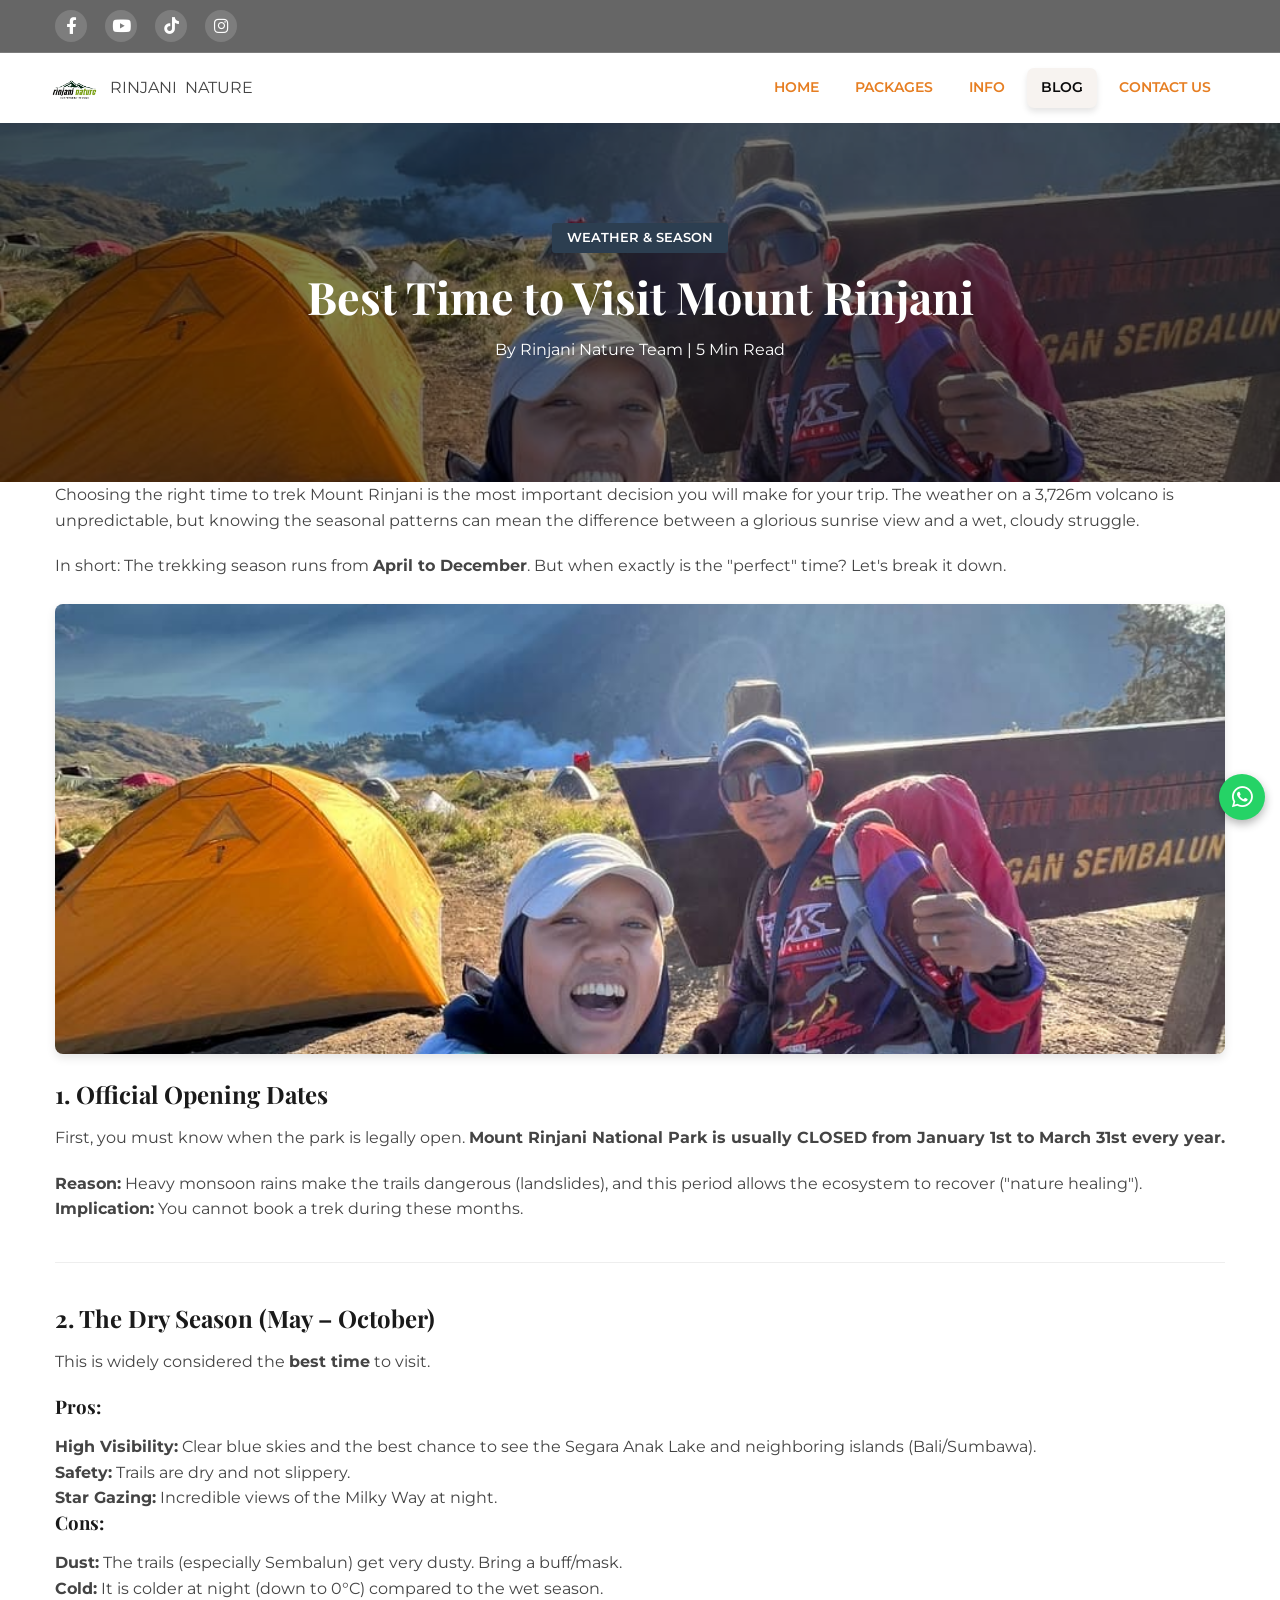
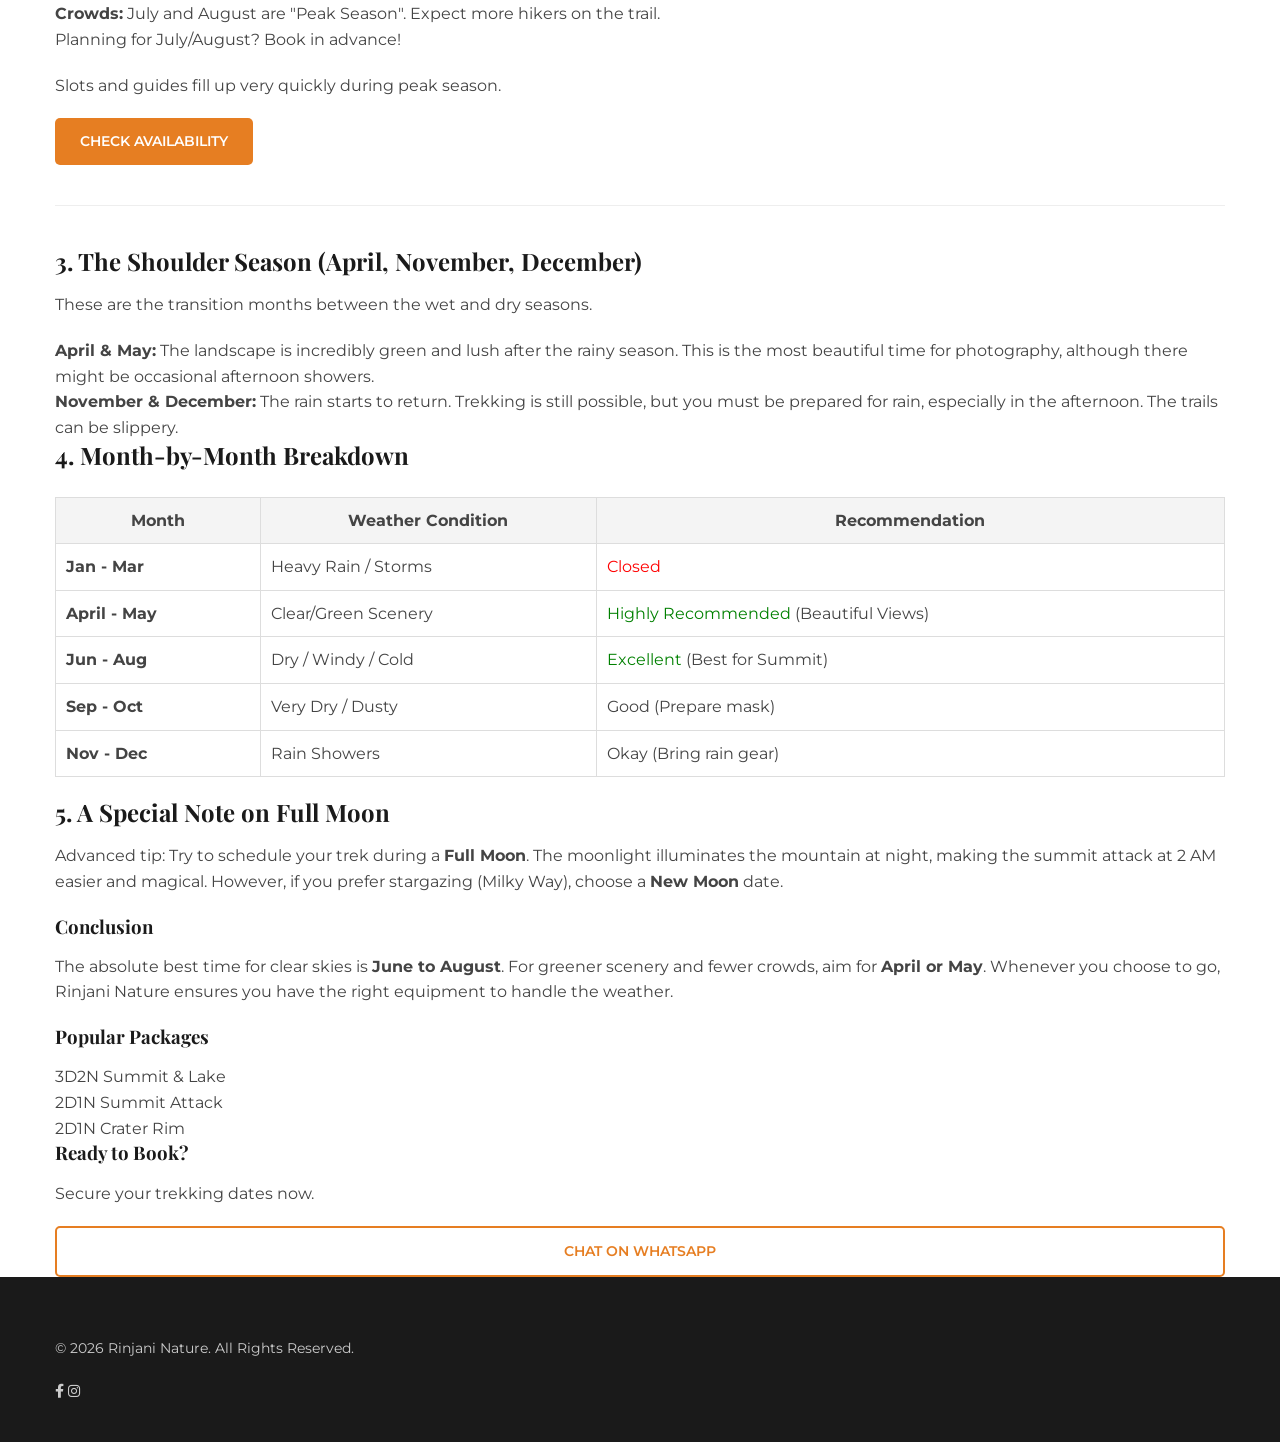
<file: blog/blog-best-time.html>
<!DOCTYPE html>
<html lang="en">
<head>
    <meta charset="UTF-8">
    <meta name="viewport" content="width=device-width, initial-scale=1.0">
    
    <title>Best Time to Trek Mount Rinjani: Weather, Seasons & Monthly Guide 2026</title>
    <meta name="description" content="When is the best time to hike Mount Rinjani? Complete guide on weather, dry vs wet season, and avoiding crowds. Plan your trip to Lombok correctly.">
    <meta name="keywords" content="best time to visit rinjani, rinjani trekking season, mount rinjani weather by month, rinjani national park opening dates, lombok rainy season">
    <meta name="robots" content="index, follow">

    <link rel="preconnect" href="https://fonts.googleapis.com">
    <link rel="preconnect" href="https://fonts.gstatic.com" crossorigin>
    <link href="https://fonts.googleapis.com/css2?family=Montserrat:wght@300;400;500;600&family=Playfair+Display:wght@600;700&display=swap" rel="stylesheet">
    <link rel="stylesheet" href="../style.css"> 
    <link rel="stylesheet" href="https://cdnjs.cloudflare.com/ajax/libs/font-awesome/6.0.0/css/all.min.css">

    <script type="application/ld+json">
    {
      "@context": "https://schema.org",
      "@type": "BlogPosting",
      "mainEntityOfPage": {
        "@type": "WebPage",
        "@id": "https://rinjaninature.com/blog/blog-best-time.html"
      },
      "headline": "Best Time to Trek Mount Rinjani: The Ultimate Weather Guide",
      "description": "Detailed analysis of the best months to climb Mount Rinjani, covering weather patterns and crowd avoidance.",
      "image": "https://rinjaninature.com/images/Best-Time-to-Trek-Mount-Rinjani.jpg",  
      "author": {
        "@type": "Organization",
        "name": "Rinjani Nature Team"
      },  
      "datePublished": "2026-02-05",
      "dateModified": "2026-02-05"
    }
    </script>

    <style>
        /* Mengatur Gambar Hero Header khusus halaman ini */
        .blog-header {
            background: linear-gradient(rgba(0,0,0,0.5), rgba(0,0,0,0.5)), url('../images/Best-Time-to-Trek-Mount-Rinjani.jpg') center/cover no-repeat;
            padding: 100px 0;
            text-align: center;
            color: #ffffff;
        }

        .blog-header h1 {
            color: #ffffff;
            font-size: 2.8rem;
            margin-bottom: 10px;
        }

        .blog-header .category {
            background-color: var(--primary-color, #e67e22);
            color: white;
            padding: 5px 15px;
            font-size: 0.8rem;
            text-transform: uppercase;
            font-weight: 600;
            border-radius: 3px;
            display: inline-block;
            margin-bottom: 15px;
        }

        /* Memastikan gambar di dalam artikel tampil penuh dan tidak kerdil */
        .content-img {
            width: 100%;
            height: auto;
            max-height: 450px;
            object-fit: cover;
            border-radius: 8px;
            margin: 25px 0;
            box-shadow: 0 4px 10px rgba(0,0,0,0.1);
        }

        @media (max-width: 768px) {
            .blog-header h1 {
                font-size: 2rem;
            }
        }
    </style>
</head>
<body>

    <div class="top-header">
        <div class="container">
            <div class="top-socials">
                <a href="https://www.facebook.com/share/1CvHGH2sDf/?mibextid=wwXIfr" target="_blank"><i class="fab fa-facebook-f"></i></a>
                <a href="https://youtube.com/@channelku77?si=j6bjl2JyQpG0AMhy" target="_blank"><i class="fab fa-youtube"></i></a>
                <a href="https://www.tiktok.com/@rinjani_nature" target="_blank"><i class="fab fa-tiktok"></i></a>
                <a href="#" target="_blank"><i class="fab fa-instagram"></i></a>
            </div>
        </div>
    </div>

    <nav class="navbar">
        <div class="container nav-container">
            <a href="../index.html" class="logo">
                <img src="../images/logoexpedition.png" alt="Logo" class="nav-logo-img"> 
                RINJANI<span class="highlight">NATURE</span>
            </a>
            <ul class="nav-links">
                <li><a href="../index.html">Home</a></li>
                <li><a href="../index.html#packages">Packages</a></li>
                <li><a href="../index.html#info-section">Info</a></li>
                <li><a href="blog-list.html" class="active">Blog</a></li>
                <li><a href="../index.html#contact">Contact Us</a></li>
            </ul>
            <div class="hamburger">
                <i class="fas fa-bars"></i>
            </div>
        </div>
    </nav>

    <!-- HERO HEADER DENGAN BACKGROUND GAMBAR -->
    <header class="blog-header">
        <div class="container">
            <span class="category">Weather & Season</span>
            <h1>Best Time to Visit Mount Rinjani</h1>
            <p class="author">By Rinjani Nature Team | 5 Min Read</p>
        </div>
    </header>

    <div class="container blog-container">
        
        <main class="blog-main">
            
            <p class="intro">
                Choosing the right time to trek Mount Rinjani is the most important decision you will make for your trip. 
                The weather on a 3,726m volcano is unpredictable, but knowing the seasonal patterns can mean the difference between 
                a glorious sunrise view and a wet, cloudy struggle.
            </p>
            <p>
                In short: The trekking season runs from <strong>April to December</strong>. But when exactly is the "perfect" time? Let's break it down.
            </p>

            <!-- GAMBAR DI DALAM ARTIKEL (Menggunakan class content-img agar ukurannya pas) -->
            <img src="../images/Best-Time-to-Trek-Mount-Rinjani.jpg" alt="Best Time to Trek Mount Rinjani" class="content-img">

            <h2>1. Official Opening Dates</h2>
            <p>
                First, you must know when the park is legally open. <strong>Mount Rinjani National Park is usually CLOSED from January 1st to March 31st every year.</strong>
            </p>
            <ul>
                <li><strong>Reason:</strong> Heavy monsoon rains make the trails dangerous (landslides), and this period allows the ecosystem to recover ("nature healing").</li>
                <li><strong>Implication:</strong> You cannot book a trek during these months.</li>
            </ul>

            <hr style="margin: 40px 0; border: 0; border-top: 1px solid #eee;">

            <h2>2. The Dry Season (May – October)</h2>
            <p>
                This is widely considered the <strong>best time</strong> to visit.
            </p>
            <h3>Pros:</h3>
            <ul>
                <li><strong>High Visibility:</strong> Clear blue skies and the best chance to see the Segara Anak Lake and neighboring islands (Bali/Sumbawa).</li>
                <li><strong>Safety:</strong> Trails are dry and not slippery.</li>
                <li><strong>Star Gazing:</strong> Incredible views of the Milky Way at night.</li>
            </ul>
            <h3>Cons:</h3>
            <ul>
                <li><strong>Dust:</strong> The trails (especially Sembalun) get very dusty. Bring a buff/mask.</li>
                <li><strong>Cold:</strong> It is colder at night (down to 0°C) compared to the wet season.</li>
                <li><strong>Crowds:</strong> July and August are "Peak Season". Expect more hikers on the trail.</li>
            </ul>

            <div class="cta-box">
                <p>Planning for July/August? Book in advance!</p>
                <p>Slots and guides fill up very quickly during peak season.</p>
                <a href="../index.html#contact" class="btn btn-primary">Check Availability</a>
            </div>

            <hr style="margin: 40px 0; border: 0; border-top: 1px solid #eee;">

            <h2>3. The Shoulder Season (April, November, December)</h2>
            <p>
                These are the transition months between the wet and dry seasons.
            </p>
            <ul>
                <li><strong>April & May:</strong> The landscape is incredibly green and lush after the rainy season. This is the most beautiful time for photography, although there might be occasional afternoon showers.</li>
                <li><strong>November & December:</strong> The rain starts to return. Trekking is still possible, but you must be prepared for rain, especially in the afternoon. The trails can be slippery.</li>
            </ul>

            <h2>4. Month-by-Month Breakdown</h2>
            <div class="table-responsive" style="overflow-x:auto; margin-bottom:20px;">
                <table style="width:100%; border-collapse: collapse; margin-top:10px;">
                    <thead style="background:#f4f4f4;">
                        <tr>
                            <th style="padding:10px; border:1px solid #ddd;">Month</th>
                            <th style="padding:10px; border:1px solid #ddd;">Weather Condition</th>
                            <th style="padding:10px; border:1px solid #ddd;">Recommendation</th>
                        </tr>
                    </thead>
                    <tbody>
                        <tr>
                            <td style="padding:10px; border:1px solid #ddd;"><strong>Jan - Mar</strong></td>
                            <td style="padding:10px; border:1px solid #ddd;">Heavy Rain / Storms</td>
                            <td style="padding:10px; border:1px solid #ddd;"><span style="color:red;">Closed</span></td>
                        </tr>
                        <tr>
                            <td style="padding:10px; border:1px solid #ddd;"><strong>April - May</strong></td>
                            <td style="padding:10px; border:1px solid #ddd;">Clear/Green Scenery</td>
                            <td style="padding:10px; border:1px solid #ddd;"><span style="color:green;">Highly Recommended</span> (Beautiful Views)</td>
                        </tr>
                        <tr>
                            <td style="padding:10px; border:1px solid #ddd;"><strong>Jun - Aug</strong></td>
                            <td style="padding:10px; border:1px solid #ddd;">Dry / Windy / Cold</td>
                            <td style="padding:10px; border:1px solid #ddd;"><span style="color:green;">Excellent</span> (Best for Summit)</td>
                        </tr>
                        <tr>
                            <td style="padding:10px; border:1px solid #ddd;"><strong>Sep - Oct</strong></td>
                            <td style="padding:10px; border:1px solid #ddd;">Very Dry / Dusty</td>
                            <td style="padding:10px; border:1px solid #ddd;">Good (Prepare mask)</td>
                        </tr>
                        <tr>
                            <td style="padding:10px; border:1px solid #ddd;"><strong>Nov - Dec</strong></td>
                            <td style="padding:10px; border:1px solid #ddd;">Rain Showers</td>
                            <td style="padding:10px; border:1px solid #ddd;">Okay (Bring rain gear)</td>
                        </tr>
                    </tbody>
                </table>
            </div>

            <h2>5. A Special Note on Full Moon</h2>
            <p>
                Advanced tip: Try to schedule your trek during a <strong>Full Moon</strong>. The moonlight illuminates the mountain at night, making the summit attack at 2 AM easier and magical. However, if you prefer stargazing (Milky Way), choose a <strong>New Moon</strong> date.
            </p>

            <h3>Conclusion</h3>
            <p>
                The absolute best time for clear skies is <strong>June to August</strong>. For greener scenery and fewer crowds, aim for <strong>April or May</strong>.
                Whenever you choose to go, Rinjani Nature ensures you have the right equipment to handle the weather.
            </p>

        </main>

        <aside class="blog-sidebar">
            <div class="sidebar-widget">
                <h3>Popular Packages</h3>
                <ul class="sidebar-list">
                    <li><a href="../packages/package-summit-lake.html">3D2N Summit & Lake</a></li>
                    <li><a href="../packages/package-summit-attack.html">2D1N Summit Attack</a></li>
                    <li><a href="../packages/package-crater-rim.html">2D1N Crater Rim</a></li>
                </ul>
            </div>

            <div class="sidebar-widget">
                <h3>Ready to Book?</h3>
                <p>Secure your trekking dates now.</p>
                <a href="https://wa.me/6287820128581?text=Hi%20Rinjani%20Nature,%20I%20want%20to%20ask%20about%20Rinjani%20dates" class="btn btn-outline full-width">Chat on WhatsApp</a>
            </div>
        </aside>

    </div>

    <footer class="footer-dark">
        <div class="container footer-content">
            <p>&copy; 2026 Rinjani Nature. All Rights Reserved.</p>
            <div class="social-links">
                <a href="https://www.facebook.com/share/1CvHGH2sDf/?mibextid=wwXIfr" target="_blank"><i class="fab fa-facebook-f"></i></a>
                <a href="https://www.instagram.com/" target="_blank"><i class="fab fa-instagram"></i></a>
                <a href="#" target="_blank"><i class="fab fa-tripadvisor"></i></a>
            </div>
        </div>
    </footer>

    <a href="https://wa.me/6287820128581" class="float-wa" target="_blank">
        <i class="fab fa-whatsapp my-float"></i>
    </a>

    <script>
        const hamburger = document.querySelector('.hamburger');
        const navLinks = document.querySelector('.nav-links');

        if(hamburger) {
            hamburger.addEventListener('click', () => {
                navLinks.classList.toggle('active');
            });
        }
    </script>
</body>
</html>
</file>
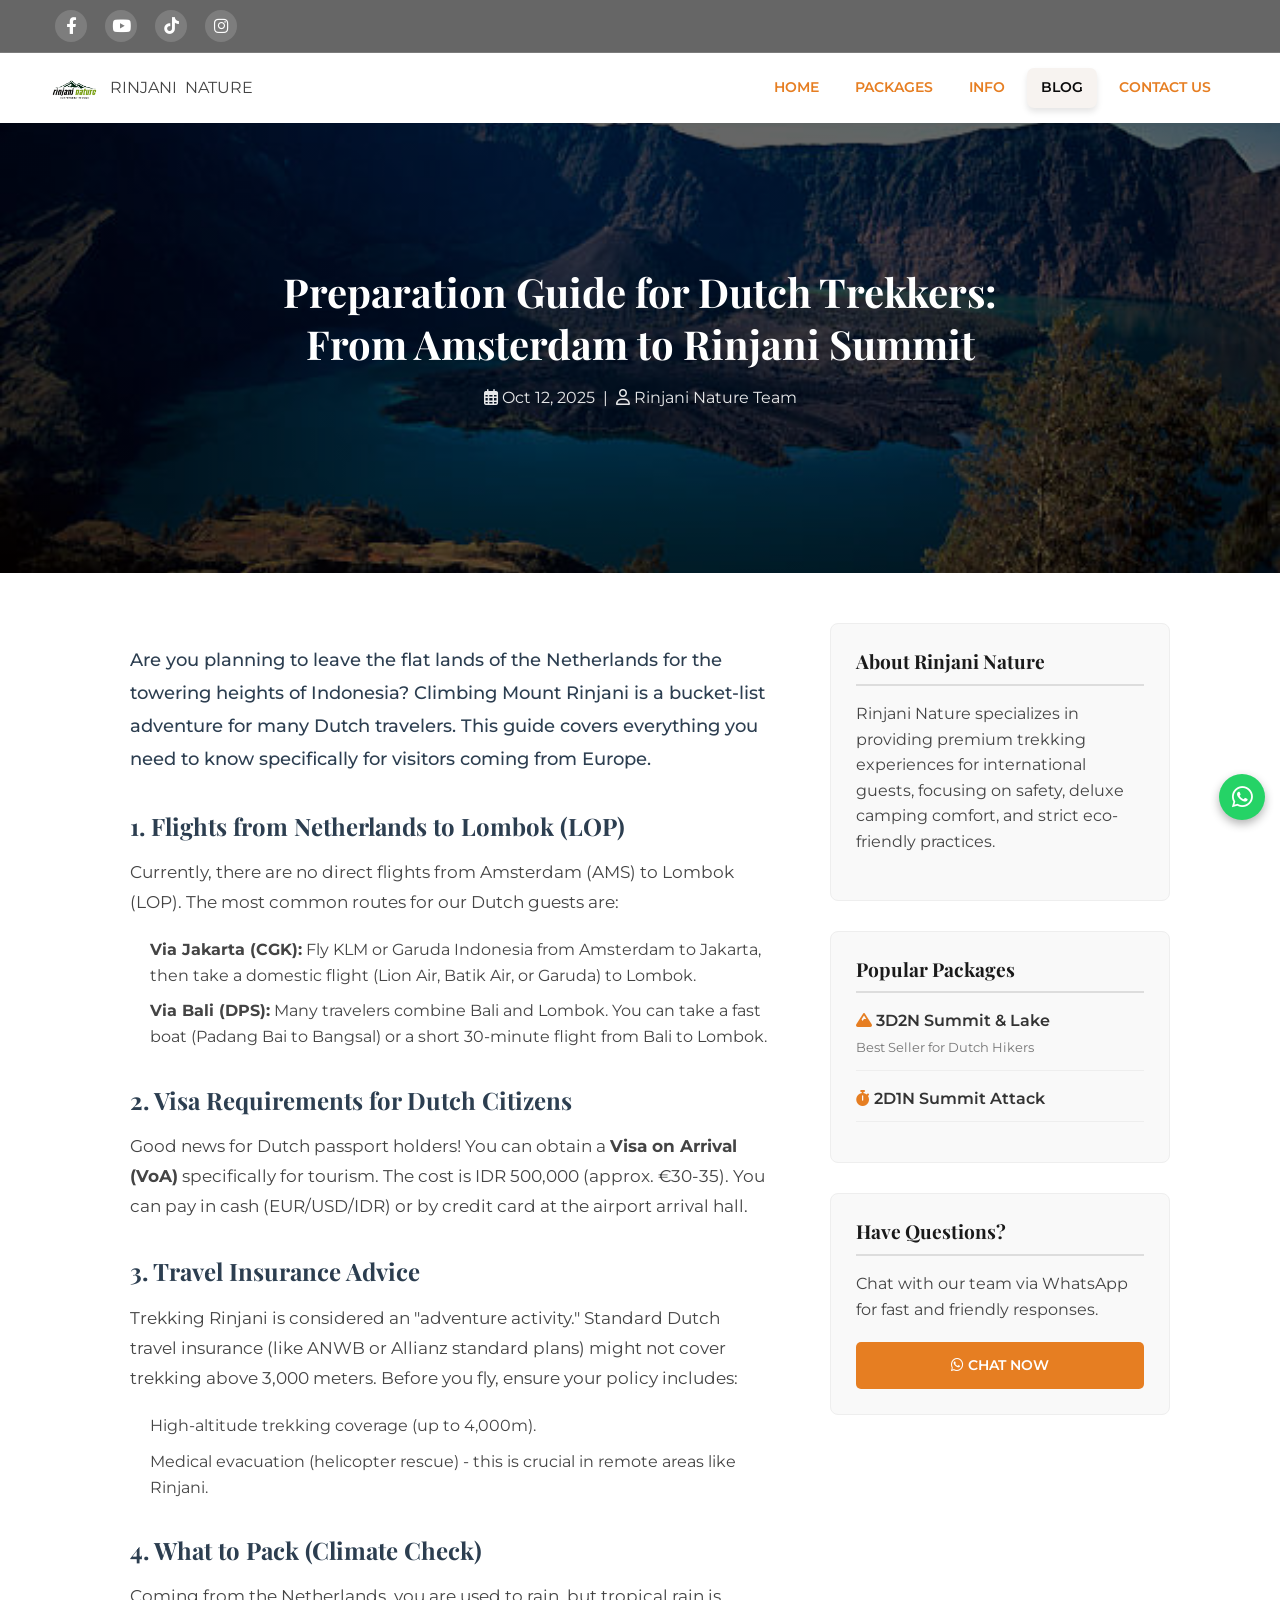
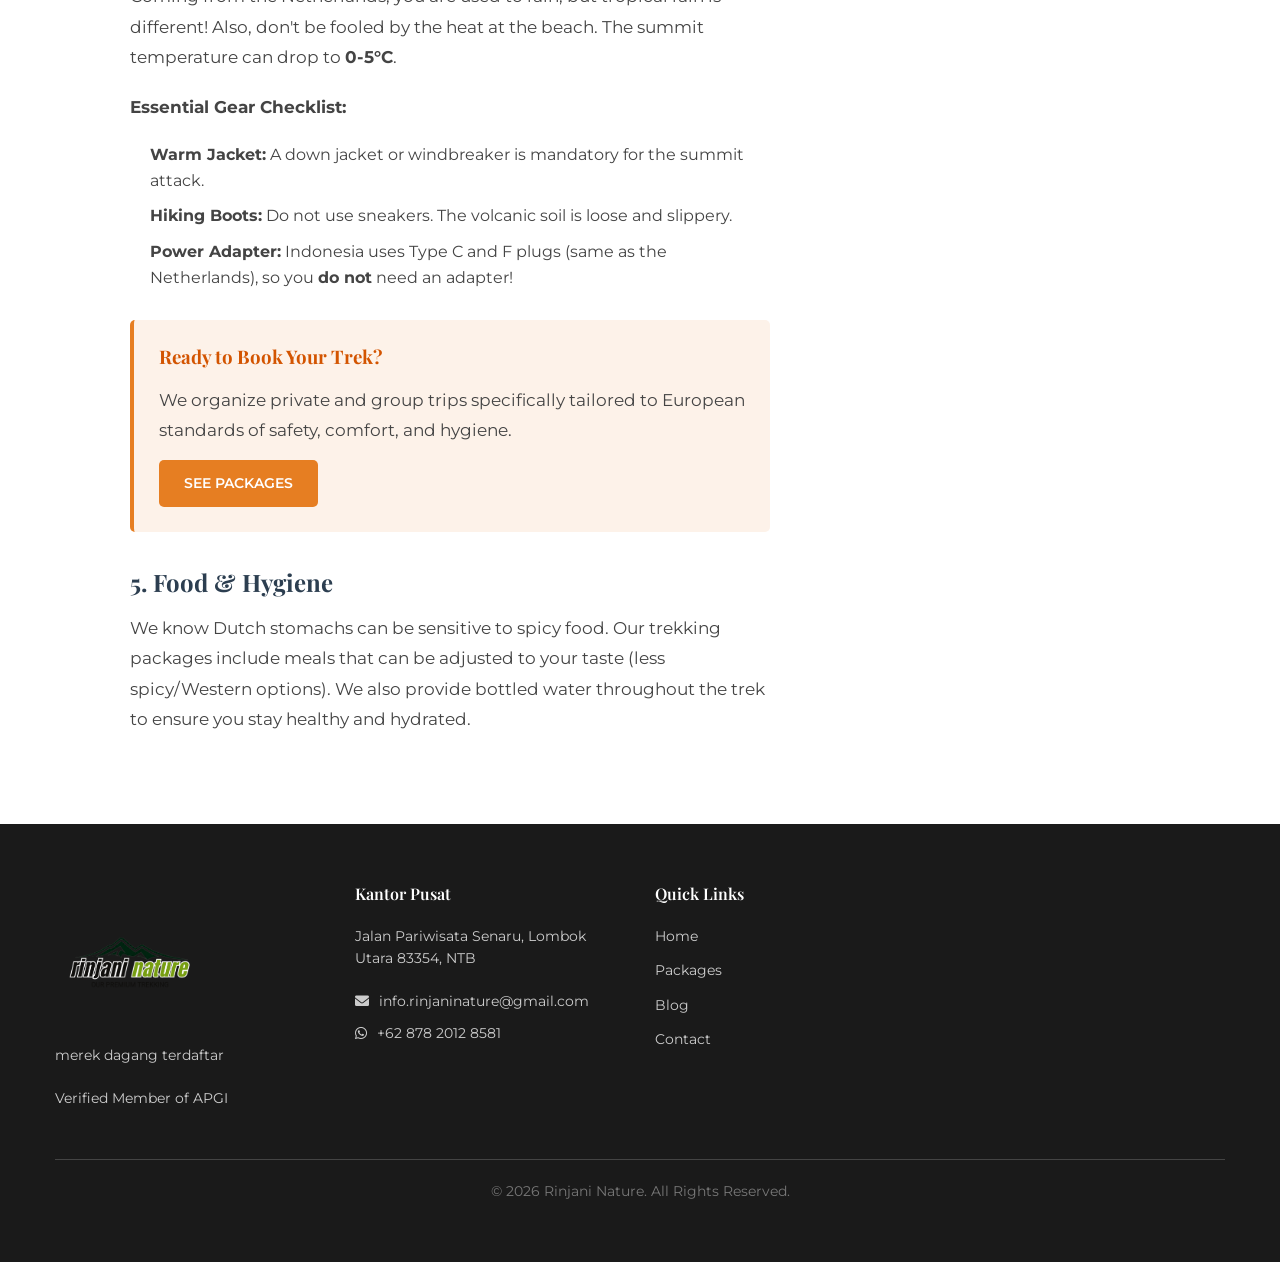
<file: blog/blog-dutch-preparation.html>
<!DOCTYPE html>
<html lang="en">
<head>
    <meta charset="UTF-8">
    <meta name="viewport" content="width=device-width, initial-scale=1.0">
    
    <title>Complete Rinjani Preparation Guide for Travelers from Netherlands | Rinjani Nature</title>
    <meta name="description" content="Planning a trip from Amsterdam to Lombok? Here is the ultimate guide for Dutch trekkers climbing Mount Rinjani. Flights, visa, gear, and insurance advice.">
    <meta name="keywords" content="Rinjani trekking preparation, Netherlands to Lombok flights, Dutch hiker Rinjani, Visa Indonesia for Dutch, Mount Rinjani packing list">
    <meta name="author" content="Rinjani Nature">
    
    <meta property="og:title" content="Rinjani Preparation Guide for Dutch Travelers | Rinjani Nature">
    <meta property="og:description" content="From Schiphol to the Summit. Everything you need to know before booking your trekking adventure.">
    <meta property="og:image" content="../images/propok.jpg"> 
    <meta property="og:url" content="https://rinjaninature.com/blog/blog-dutch-preparation.html">
    <meta property="og:type" content="article">

    <link rel="preconnect" href="https://fonts.googleapis.com">
    <link rel="preconnect" href="https://fonts.gstatic.com" crossorigin>
    <link href="https://fonts.googleapis.com/css2?family=Montserrat:wght@300;400;500;600&family=Playfair+Display:wght@600;700&display=swap" rel="stylesheet">
    <link rel="stylesheet" href="../style.css"> 
    <link rel="stylesheet" href="https://cdnjs.cloudflare.com/ajax/libs/font-awesome/6.0.0/css/all.min.css">

    <script type="application/ld+json">
    {
      "@context": "https://schema.org",
      "@type": "BlogPosting",
      "mainEntityOfPage": {
        "@type": "WebPage",
        "@id": "https://rinjaninature.com/blog/blog-dutch-preparation.html"
      },
      "headline": "Complete Rinjani Preparation Guide for Travelers from Netherlands",
      "image": "../images/propok.jpg",  
      "author": {
        "@type": "Organization",
        "name": "Rinjani Nature Team"
      },  
      "publisher": {
        "@type": "Organization",
        "name": "Rinjani Nature",
        "logo": {
          "@type": "ImageObject",
          "url": "https://rinjaninature.com/images/logoexpedition.png"
        }
      },
      "datePublished": "2025-10-12",
      "dateModified": "2026-03-01"
    }
    </script>

    <!-- Global site tag (gtag.js) - Google Analytics -->
    <script async src="https://www.googletagmanager.com/gtag/js?id=G-XXXXXXXXXX"></script>
    <script>
      window.dataLayer = window.dataLayer || [];
      function gtag(){dataLayer.push(arguments);}
      gtag('js', new Date());

      gtag('config', 'G-XXXXXXXXXX');
    </script>

    <style>
        /* CSS Tambahan Khusus Halaman Blog Detail */
        .blog-header {
            background: linear-gradient(rgba(0,0,0,0.6), rgba(0,0,0,0.6)), url('../images/propok.jpg');
            background-size: cover;
            background-position: center;
            height: 50vh;
            display: flex;
            align-items: center;
            justify-content: center;
            text-align: center;
            color: white;
            margin-top: 0;
        }
        
        .blog-container {
            display: grid;
            grid-template-columns: 2fr 1fr;
            gap: 40px;
            max-width: 1100px;
            margin: 50px auto;
            padding: 0 20px;
        }

        .blog-content p {
            margin-bottom: 20px;
            line-height: 1.8;
            color: #444;
            font-size: 1.05rem;
        }

        .blog-content h2 {
            margin-top: 35px;
            margin-bottom: 15px;
            font-family: 'Playfair Display', serif;
            color: #2c3e50;
        }

        .blog-content ul {
            margin-bottom: 20px;
            padding-left: 20px;
        }
        .blog-content li {
            margin-bottom: 10px;
            line-height: 1.6;
        }

        /* Sidebar Styling */
        .sidebar-widget {
            background: #f9f9f9;
            padding: 25px;
            border-radius: 8px;
            margin-bottom: 30px;
            border: 1px solid #eee;
        }

        .sidebar-widget h3 {
            margin-bottom: 15px;
            font-size: 1.2rem;
            border-bottom: 2px solid #ddd;
            padding-bottom: 10px;
            font-family: 'Playfair Display', serif;
        }

        /* Responsiveness */
        @media (max-width: 768px) {
            .blog-container {
                grid-template-columns: 1fr;
            }
            .blog-header {
                height: 40vh;
            }
            .blog-header h1 {
                font-size: 1.8rem !important;
            }
        }
    </style>
</head>
<body>

    <div class="top-header">
        <div class="container">
            <div class="top-socials">
                <a href="#" target="_blank"><i class="fab fa-facebook-f"></i></a>
                <a href="#" target="_blank"><i class="fab fa-youtube"></i></a>
                <a href="#" target="_blank"><i class="fab fa-tiktok"></i></a>
                <a href="#" target="_blank"><i class="fab fa-instagram"></i></a>
            </div>
        </div>
    </div>

    <nav class="navbar">
        <div class="container nav-container">
            <a href="../index.html" class="logo">
                <img src="../images/logoexpedition.png" alt="Logo" class="nav-logo-img"> 
                RINJANI<span class="highlight">NATURE</span>
            </a>
            
            <ul class="nav-links">
                <li><a href="../index.html">Home</a></li>
                <li><a href="../index.html#packages">Packages</a></li>
                <li><a href="../index.html#info-section">Info</a></li>
                <li><a href="blog-list.html" class="active">Blog</a></li>
                <li><a href="../index.html#contact">Contact Us</a></li>
            </ul>
            
            <div class="hamburger">
                <i class="fas fa-bars"></i>
            </div>
        </div>
    </nav>

    <header class="blog-header">
        <div class="container">
            <h1 style="font-size: 2.5rem; max-width: 800px; margin: 0 auto; color: #fff;">Preparation Guide for Dutch Trekkers: From Amsterdam to Rinjani Summit</h1>
            <p style="margin-top: 15px; font-size: 1rem; opacity: 0.9; color: #fff;"><i class="far fa-calendar-alt"></i> Oct 12, 2025 &nbsp;|&nbsp; <i class="far fa-user"></i> Rinjani Nature Team</p>
        </div>
    </header>

    <div class="blog-container">
        
        <article class="blog-content">
            <p class="lead" style="font-size: 1.15rem; font-weight: 500; color: #2c3e50;">
                Are you planning to leave the flat lands of the Netherlands for the towering heights of Indonesia? Climbing Mount Rinjani is a bucket-list adventure for many Dutch travelers. This guide covers everything you need to know specifically for visitors coming from Europe.
            </p>

            <h2>1. Flights from Netherlands to Lombok (LOP)</h2>
            <p>Currently, there are no direct flights from Amsterdam (AMS) to Lombok (LOP). The most common routes for our Dutch guests are:</p>
            <ul>
                <li><strong>Via Jakarta (CGK):</strong> Fly KLM or Garuda Indonesia from Amsterdam to Jakarta, then take a domestic flight (Lion Air, Batik Air, or Garuda) to Lombok.</li>
                <li><strong>Via Bali (DPS):</strong> Many travelers combine Bali and Lombok. You can take a fast boat (Padang Bai to Bangsal) or a short 30-minute flight from Bali to Lombok.</li>
            </ul>

            <h2>2. Visa Requirements for Dutch Citizens</h2>
            <p>Good news for Dutch passport holders! You can obtain a <strong>Visa on Arrival (VoA)</strong> specifically for tourism. The cost is IDR 500,000 (approx. €30-35). You can pay in cash (EUR/USD/IDR) or by credit card at the airport arrival hall.</p>

            <h2>3. Travel Insurance Advice</h2>
            <p>Trekking Rinjani is considered an "adventure activity." Standard Dutch travel insurance (like ANWB or Allianz standard plans) might not cover trekking above 3,000 meters. Before you fly, ensure your policy includes:</p>
            <ul>
                <li>High-altitude trekking coverage (up to 4,000m).</li>
                <li>Medical evacuation (helicopter rescue) - this is crucial in remote areas like Rinjani.</li>
            </ul>

            <h2>4. What to Pack (Climate Check)</h2>
            <p>Coming from the Netherlands, you are used to rain, but tropical rain is different! Also, don't be fooled by the heat at the beach. The summit temperature can drop to <strong>0-5°C</strong>.</p>
            <p><strong>Essential Gear Checklist:</strong></p>
            <ul>
                <li><strong>Warm Jacket:</strong> A down jacket or windbreaker is mandatory for the summit attack.</li>
                <li><strong>Hiking Boots:</strong> Do not use sneakers. The volcanic soil is loose and slippery.</li>
                <li><strong>Power Adapter:</strong> Indonesia uses Type C and F plugs (same as the Netherlands), so you <strong>do not</strong> need an adapter!</li>
            </ul>

            <div style="background: #fdf2e9; padding: 25px; border-left: 4px solid #e67e22; margin: 30px 0; border-radius: 5px;">
                <h3 style="margin-top:0; color: #d35400;">Ready to Book Your Trek?</h3>
                <p style="margin-bottom: 15px;">We organize private and group trips specifically tailored to European standards of safety, comfort, and hygiene.</p>
                <a href="../index.html#packages" class="btn btn-primary" style="text-decoration:none; display:inline-block;">See Packages</a>
            </div>

            <h2>5. Food & Hygiene</h2>
            <p>We know Dutch stomachs can be sensitive to spicy food. Our trekking packages include meals that can be adjusted to your taste (less spicy/Western options). We also provide bottled water throughout the trek to ensure you stay healthy and hydrated.</p>

        </article>

        <aside class="sidebar">
            
            <div class="sidebar-widget">
                <h3>About Rinjani Nature</h3>
                <p>Rinjani Nature specializes in providing premium trekking experiences for international guests, focusing on safety, deluxe camping comfort, and strict eco-friendly practices.</p>
            </div>

            <div class="sidebar-widget">
                <h3>Popular Packages</h3>
                <ul style="list-style: none; padding: 0;">
                    <li style="margin-bottom: 15px; border-bottom: 1px solid #eee; padding-bottom: 10px;">
                        <a href="../packages/package-summit-lake.html" style="text-decoration: none; color: #333; font-weight: 600;">
                            <i class="fas fa-mountain" style="color: #e67e22;"></i> 3D2N Summit & Lake
                        </a>
                        <br><small style="color: #777;">Best Seller for Dutch Hikers</small>
                    </li>
                    <li style="margin-bottom: 15px; border-bottom: 1px solid #eee; padding-bottom: 10px;">
                        <a href="../packages/package-summit-attack.html" style="text-decoration: none; color: #333; font-weight: 600;">
                            <i class="fas fa-stopwatch" style="color: #e67e22;"></i> 2D1N Summit Attack
                        </a>
                    </li>
                </ul>
            </div>

            <div class="sidebar-widget">
                <h3>Have Questions?</h3>
                <p>Chat with our team via WhatsApp for fast and friendly responses.</p>
                <a href="https://wa.me/6287820128581?text=Hello%20Rinjani%20Nature,%20I%20read%20your%20blog%20about%20Dutch%20preparation." class="btn btn-primary full-width" target="_blank" style="text-align: center; display: block; margin-top: 15px; text-decoration: none;">
                    <i class="fab fa-whatsapp"></i> Chat Now
                </a>
            </div>

        </aside>
    </div>

    <footer id="contact" class="footer-dark">
        <div class="container">
            <div class="footer-grid">
                
                <div class="footer-col brand-col">
                    <img src="../images/logoexpedition.png" alt="RINJANI NATURE" class="footer-logo"> 
                    <p class="trademark">merek dagang terdaftar</p>
                    <div class="verified-section">
                        <p class="verified-text">Verified Member of APGI</p>
                    </div>
                </div>

                <div class="footer-col contact-col">
                    <h3>Kantor Pusat</h3>
                    <p>Jalan Pariwisata Senaru, Lombok Utara 83354, NTB</p>
                    <ul class="contact-list">
                        <li><i class="fa fa-envelope"></i> info.rinjaninature@gmail.com</li>
                        <li><i class="fab fa-whatsapp"></i> +62 878 2012 8581</li>
                    </ul>
                </div>

                <div class="footer-col links-col">
                    <h3>Quick Links</h3>
                    <ul class="footer-links">
                        <li><a href="../index.html">Home</a></li>
                        <li><a href="../index.html#packages">Packages</a></li>
                        <li><a href="blog-list.html">Blog</a></li>
                        <li><a href="../index.html#contact">Contact</a></li>
                    </ul>
                </div>

            </div>
            <div style="text-align: center; margin-top: 30px; border-top: 1px solid #444; padding-top: 20px; color: #777;">
                <p>&copy; 2026 Rinjani Nature. All Rights Reserved.</p>
            </div>
        </div>
    </footer>

    <a href="https://wa.me/6287820128581?text=Hello%20Rinjani%20Nature,%20I%20read%20your%20blog%20about%20Dutch%20preparation." class="float-wa" target="_blank">
        <i class="fab fa-whatsapp my-float"></i>
    </a>

    <script>
        const hamburger = document.querySelector('.hamburger');
        const navLinks = document.querySelector('.nav-links');

        if(hamburger) {
            hamburger.addEventListener('click', () => {
                navLinks.classList.toggle('active');
            });
        }
    </script>
</body>
</html>
</file>
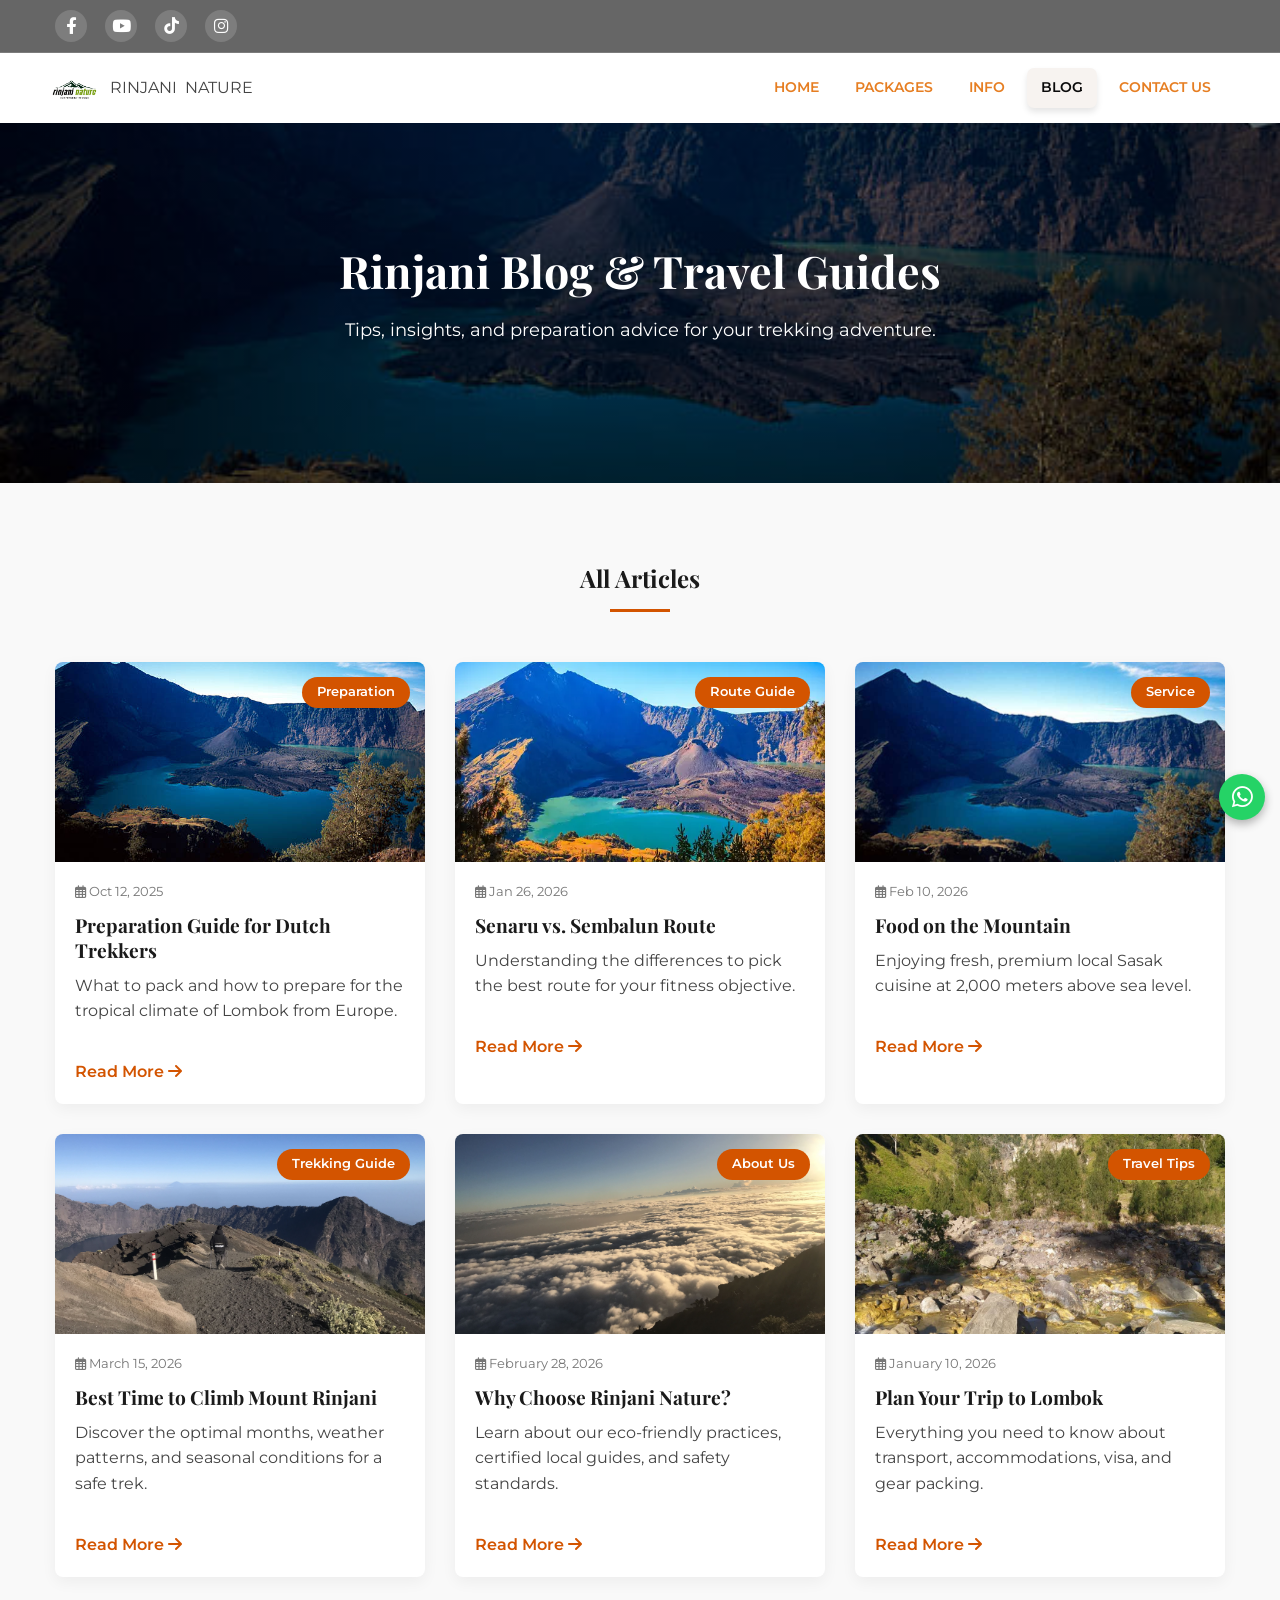
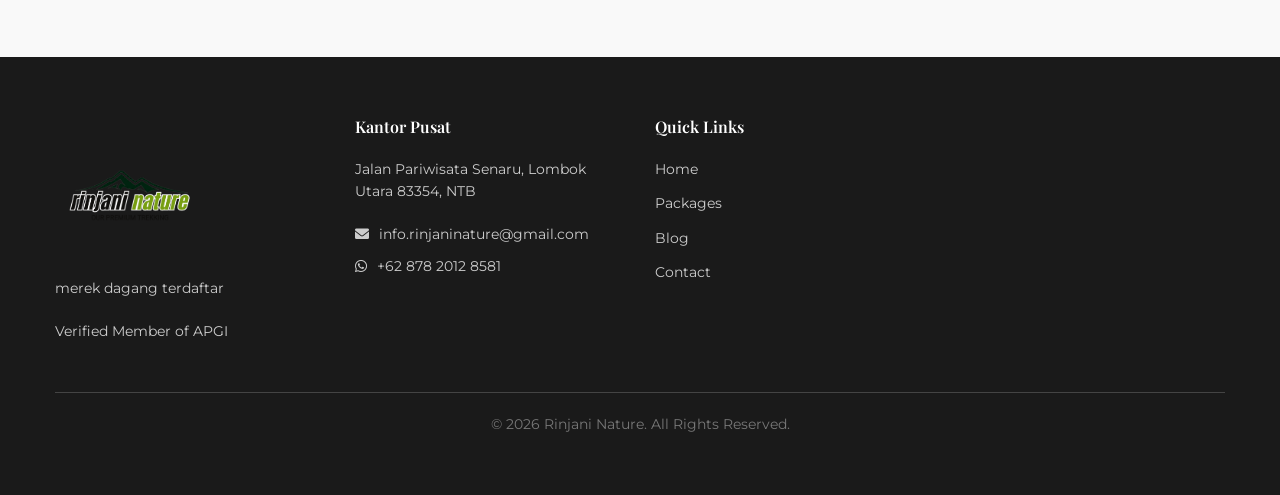
<file: blog/blog-list.html>
<!DOCTYPE html>
<html lang="en">
<head>
    <meta charset="UTF-8">
    <meta name="viewport" content="width=device-width, initial-scale=1.0">
    <title>Blog & Guides | Rinjani Nature</title>
    <meta name="description" content="Explore our latest blog posts, trekking guides, weather tips, and preparation guides for Mount Rinjani.">
    <link rel="preconnect" href="https://fonts.googleapis.com">
    <link rel="preconnect" href="https://fonts.gstatic.com" crossorigin>
    <link href="https://fonts.googleapis.com/css2?family=Montserrat:wght@300;400;500;600&family=Playfair+Display:wght@600;700&display=swap" rel="stylesheet">
    <link rel="stylesheet" href="../style.css">
    <link rel="stylesheet" href="https://cdnjs.cloudflare.com/ajax/libs/font-awesome/6.0.0/css/all.min.css">
</head>
<body>

    <!-- TOP HEADER -->
    <div class="top-header">
        <div class="container">
            <div class="top-socials">
                <a href="https://www.facebook.com/share/1CvHGH2sDf/?mibextid=wwXIfr" target="_blank"><i class="fab fa-facebook-f"></i></a>
                <a href="https://youtube.com/@channelku77?si=j6bjl2JyQpG0AMhy" target="_blank"><i class="fab fa-youtube"></i></a>
                <a href="https://www.tiktok.com/@rinjani_nature" target="_blank"><i class="fab fa-tiktok"></i></a>
                <a href="#" target="_blank"><i class="fab fa-instagram"></i></a>
            </div>
        </div>
    </div>

    <!-- NAVBAR -->
    <nav class="navbar">
        <div class="container nav-container">
            <a href="../index.html" class="logo">
                <img src="../images/logoexpedition.png" alt="Logo" class="nav-logo-img"> 
                RINJANI<span class="highlight">NATURE</span>
            </a>
            
            <ul class="nav-links">
                <li><a href="../index.html">Home</a></li>
                <li><a href="../index.html#packages">Packages</a></li>
                <li><a href="../index.html#info-section">Info</a></li>
                <li><a href="blog-list.html" class="active">Blog</a></li>
                <li><a href="../index.html#contact">Contact Us</a></li>
            </ul>
            
            <div class="hamburger">
                <i class="fas fa-bars"></i>
            </div>
        </div>
    </nav>

    <!-- BLOG PAGE HEADER -->
    <section class="page-hero" style="background: linear-gradient(rgba(0,0,0,0.6), rgba(0,0,0,0.6)), url('../images/danau-segara-anak.jpg') center/cover no-repeat; height: 40vh; display: flex; align-items: center; justify-content: center; text-align: center; color: white;">
        <div class="container">
            <h1 style="font-family: 'Playfair Display', serif; font-size: 2.8rem; color: #fff;">Rinjani Blog & Travel Guides</h1>
            <p style="font-family: 'Montserrat', sans-serif; font-size: 1.1rem; margin-top: 10px;">Tips, insights, and preparation advice for your trekking adventure.</p>
        </div>
    </section>

    <!-- BLOG SECTION 6 CARDS -->
    <section class="blog-section section-padding bg-light">
        <div class="container">
            <div class="section-header">
                <h2>All Articles</h2>
                <div class="line"></div>
            </div>

            <!-- GRID BARIS 1 -->
            <div class="blog-grid">
                
                <!-- 1. Preparation Guide for Dutch Trekkers -->
                <div class="blog-card">
                    <div class="blog-img" style="background-image: url('../images/propok.jpg');">
                        <span class="badge">Preparation</span>
                    </div>
                    <div class="blog-content">
                        <div class="date"><i class="far fa-calendar-alt"></i> Oct 12, 2025</div>
                        <h4>Preparation Guide for Dutch Trekkers</h4>
                        <p>What to pack and how to prepare for the tropical climate of Lombok from Europe.</p>
                        <a href="blog-dutch-preparation.html" class="read-more">Read More <i class="fas fa-arrow-right"></i></a>
                    </div>
                </div>

                <!-- 2. Senaru vs. Sembalun Route -->
                <div class="blog-card">
                    <div class="blog-img" style="background-image: url('../images/rinjani-view.jpg');">
                        <span class="badge">Route Guide</span>
                    </div>
                    <div class="blog-content">
                        <div class="date"><i class="far fa-calendar-alt"></i> Jan 26, 2026</div>
                        <h4>Senaru vs. Sembalun Route</h4>
                        <p>Understanding the differences to pick the best route for your fitness objective.</p>
                        <a href="blog-senaru-vs-sembalun.html" class="read-more">Read More <i class="fas fa-arrow-right"></i></a>
                    </div>
                </div>

                <!-- 3. Food on the Mountain -->
                <div class="blog-card">
                    <div class="blog-img" style="background-image: url('../images/top-rinjani.jpg');">
                        <span class="badge">Service</span>
                    </div>
                    <div class="blog-content">
                        <div class="date"><i class="far fa-calendar-alt"></i> Feb 10, 2026</div>
                        <h4>Food on the Mountain</h4>
                        <p>Enjoying fresh, premium local Sasak cuisine at 2,000 meters above sea level.</p>
                        <a href="blog-food-on-mountain.html" class="read-more">Read More <i class="fas fa-arrow-right"></i></a>
                    </div>
                </div>

            </div>

            <!-- GRID BARIS 2 -->
            <div class="blog-grid" style="margin-top: 30px;">

                <!-- 4. Best Time to Visit -->
                <div class="blog-card">
                    <div class="blog-img" style="background-image: url('../images/best-time-rinjani.jpg');">
                        <span class="badge">Trekking Guide</span>
                    </div>
                    <div class="blog-content">
                        <div class="date"><i class="far fa-calendar-alt"></i> March 15, 2026</div>
                        <h4>Best Time to Climb Mount Rinjani</h4>
                        <p>Discover the optimal months, weather patterns, and seasonal conditions for a safe trek.</p>
                        <a href="blog-best-time.html" class="read-more">Read More <i class="fas fa-arrow-right"></i></a>
                    </div>
                </div>

                <!-- 5. Why Choose Rinjani Nature -->
                <div class="blog-card">
                    <div class="blog-img" style="background-image: url('../images/why-choose-us.jpg');">
                        <span class="badge">About Us</span>
                    </div>
                    <div class="blog-content">
                        <div class="date"><i class="far fa-calendar-alt"></i> February 28, 2026</div>
                        <h4>Why Choose Rinjani Nature?</h4>
                        <p>Learn about our eco-friendly practices, certified local guides, and safety standards.</p>
                        <a href="blog-why-choose-us.html" class="read-more">Read More <i class="fas fa-arrow-right"></i></a>
                    </div>
                </div>

                <!-- 6. Plan Your Trip to Lombok -->
                <div class="blog-card">
                    <div class="blog-img" style="background-image: url('../images/plan-trip-lombok.jpg');">
                        <span class="badge">Travel Tips</span>
                    </div>
                    <div class="blog-content">
                        <div class="date"><i class="far fa-calendar-alt"></i> January 10, 2026</div>
                        <h4>Plan Your Trip to Lombok</h4>
                        <p>Everything you need to know about transport, accommodations, visa, and gear packing.</p>
                        <a href="plan-your-trip-lombok.html" class="read-more">Read More <i class="fas fa-arrow-right"></i></a>
                    </div>
                </div>

            </div>
        </div>
    </section>

    <!-- FOOTER -->
    <footer class="footer-dark">
        <div class="container">
            <div class="footer-grid">
                
                <div class="footer-col brand-col">
                    <img src="../images/logoexpedition.png" alt="RINJANI NATURE" class="footer-logo">
                    <p class="trademark">merek dagang terdaftar</p>
                    <div class="verified-section">
                        <p class="verified-text">Verified Member of APGI</p>
                    </div>
                </div>

                <div class="footer-col contact-col">
                    <h3>Kantor Pusat</h3>
                    <p>Jalan Pariwisata Senaru, Lombok Utara 83354, NTB</p>
                    <ul class="contact-list">
                        <li><i class="fa fa-envelope"></i> info.rinjaninature@gmail.com</li>
                        <li><i class="fab fa-whatsapp"></i> +62 878 2012 8581</li>
                    </ul>
                </div>

                <div class="footer-col links-col">
                    <h3>Quick Links</h3>
                    <ul class="footer-links">
                        <li><a href="../index.html">Home</a></li>
                        <li><a href="../index.html#packages">Packages</a></li>
                        <li><a href="blog-list.html">Blog</a></li>
                        <li><a href="../index.html#contact">Contact</a></li>
                    </ul>
                </div>

            </div>
            <div style="text-align: center; margin-top: 30px; border-top: 1px solid #444; padding-top: 20px; color: #777;">
                <p>&copy; 2026 Rinjani Nature. All Rights Reserved.</p>
            </div>
        </div>
    </footer>

    <!-- FLOATING WHATSAPP -->
    <a href="https://wa.me/6287820128581?text=Halo%20Rinjani%20Nature," class="float-wa" target="_blank">
        <i class="fab fa-whatsapp my-float"></i>
    </a>

    <script>
        const hamburger = document.querySelector('.hamburger');
        const navLinks = document.querySelector('.nav-links');

        if(hamburger) {
            hamburger.addEventListener('click', () => {
                navLinks.classList.toggle('active');
            });
        }
    </script>
</body>
</html>
</file>
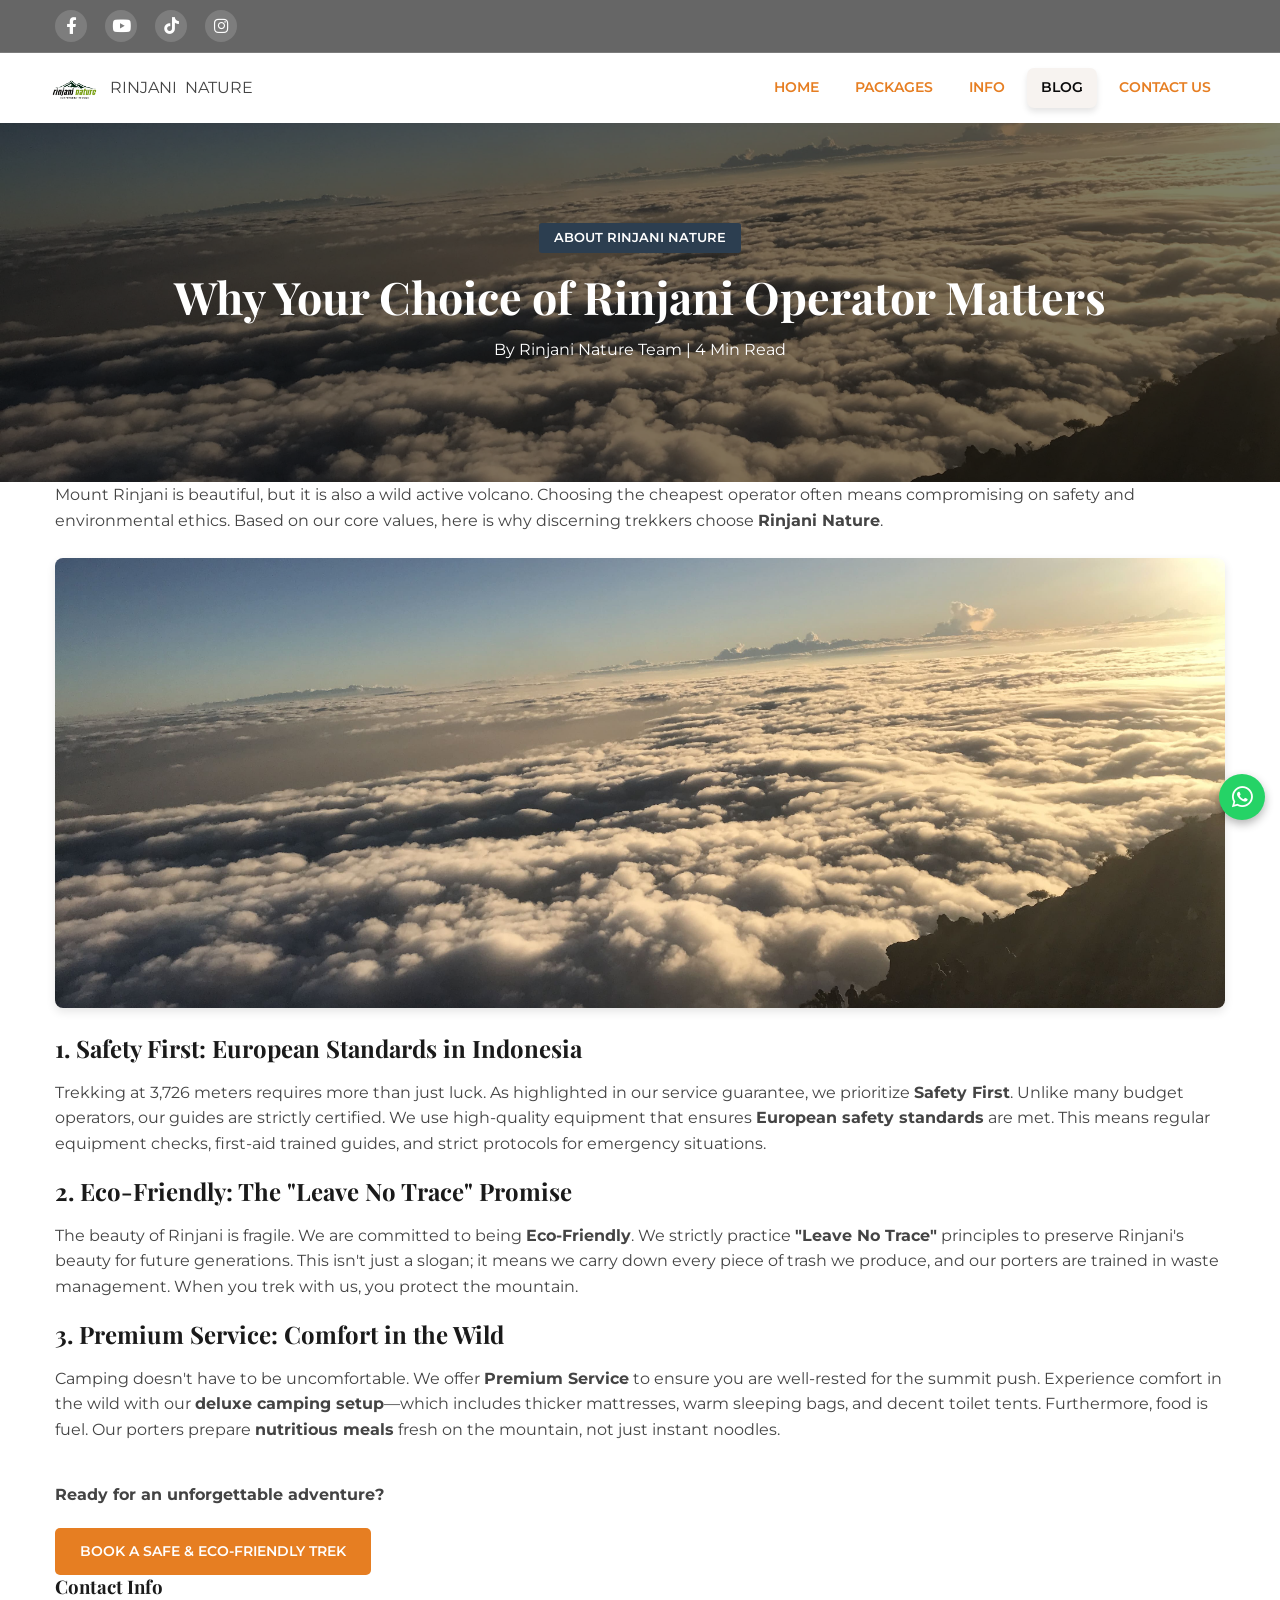
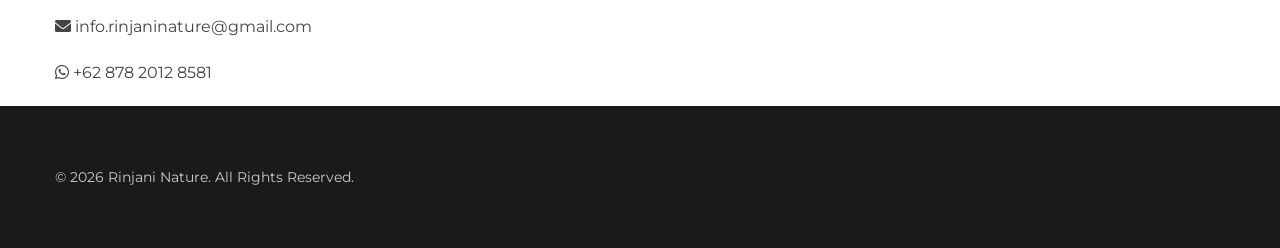
<file: blog/blog-why-choose-us.html>
<!DOCTYPE html>
<html lang="en">
<head>
    <meta charset="UTF-8">
    <meta name="viewport" content="width=device-width, initial-scale=1.0">
    <title>Why Choose Rinjani Nature | Premium & Eco-Trekking</title>
    <meta name="description" content="Discover why trekkers choose Rinjani Nature. European safety standards, Leave No Trace eco-friendly ethics, and deluxe camping comfort.">
    
    <link rel="preconnect" href="https://fonts.googleapis.com">
    <link rel="preconnect" href="https://fonts.gstatic.com" crossorigin>
    <link href="https://fonts.googleapis.com/css2?family=Montserrat:wght@300;400;500;600&family=Playfair+Display:wght@600;700&display=swap" rel="stylesheet">
    <link rel="stylesheet" href="../style.css">
    <link rel="stylesheet" href="https://cdnjs.cloudflare.com/ajax/libs/font-awesome/6.0.0/css/all.min.css">

    <style>
        .blog-header {
            background: linear-gradient(rgba(0,0,0,0.5), rgba(0,0,0,0.5)), url('../images/why-choose-us.jpg') center/cover no-repeat;
            padding: 100px 0;
            text-align: center;
            color: #ffffff;
        }

        .blog-header h1 {
            color: #ffffff;
            font-size: 2.8rem;
            margin-bottom: 10px;
        }

        .blog-header .category {
            background-color: var(--primary-color, #e67e22);
            color: white;
            padding: 5px 15px;
            font-size: 0.8rem;
            text-transform: uppercase;
            font-weight: 600;
            border-radius: 3px;
            display: inline-block;
            margin-bottom: 15px;
        }

        .content-img {
            width: 100%;
            height: auto;
            max-height: 450px;
            object-fit: cover;
            border-radius: 8px;
            margin: 25px 0;
            box-shadow: 0 4px 10px rgba(0,0,0,0.1);
        }

        @media (max-width: 768px) {
            .blog-header h1 {
                font-size: 2rem;
            }
        }
    </style>
</head>
<body>

    <div class="top-header">
        <div class="container">
            <div class="top-socials">
                <a href="https://www.facebook.com/share/1CvHGH2sDf/?mibextid=wwXIfr" target="_blank"><i class="fab fa-facebook-f"></i></a>
                <a href="https://youtube.com/@channelku77?si=j6bjl2JyQpG0AMhy" target="_blank"><i class="fab fa-youtube"></i></a>
                <a href="https://www.tiktok.com/@rinjani_nature" target="_blank"><i class="fab fa-tiktok"></i></a>
                <a href="#" target="_blank"><i class="fab fa-instagram"></i></a>
            </div>
        </div>
    </div>

    <nav class="navbar">
        <div class="container nav-container">
            <a href="../index.html" class="logo">
                <img src="../images/logoexpedition.png" alt="Logo" class="nav-logo-img"> 
                RINJANI<span class="highlight">NATURE</span>
            </a>
            <ul class="nav-links">
                <li><a href="../index.html">Home</a></li>
                <li><a href="../index.html#packages">Packages</a></li>
                <li><a href="../index.html#info-section">Info</a></li>
                <li><a href="blog-list.html" class="active">Blog</a></li>
                <li><a href="../index.html#contact">Contact Us</a></li>
            </ul>
            <div class="hamburger">
                <i class="fas fa-bars"></i>
            </div>
        </div>
    </nav>

    <header class="blog-header">
        <div class="container">
            <span class="category">About Rinjani Nature</span>
            <h1>Why Your Choice of Rinjani Operator Matters</h1>
            <p class="author">By Rinjani Nature Team | 4 Min Read</p>
        </div>
    </header>

    <div class="container blog-container">
        <main class="blog-main">
            <p class="intro">
                Mount Rinjani is beautiful, but it is also a wild active volcano. Choosing the cheapest operator often means compromising on safety and environmental ethics. Based on our core values, here is why discerning trekkers choose <strong>Rinjani Nature</strong>.
            </p>

            <img src="../images/why-choose-us.jpg" alt="Why Choose Rinjani Nature" class="content-img">

            <h2>1. Safety First: European Standards in Indonesia</h2>
            <p>
                Trekking at 3,726 meters requires more than just luck. As highlighted in our service guarantee, we prioritize <strong>Safety First</strong>. 
                Unlike many budget operators, our guides are strictly certified. We use high-quality equipment that ensures <strong>European safety standards</strong> are met. 
                This means regular equipment checks, first-aid trained guides, and strict protocols for emergency situations.
            </p>

            <h2>2. Eco-Friendly: The "Leave No Trace" Promise</h2>
            <p>
                The beauty of Rinjani is fragile. We are committed to being <strong>Eco-Friendly</strong>. 
                We strictly practice <strong>"Leave No Trace"</strong> principles to preserve Rinjani's beauty for future generations. 
                This isn't just a slogan; it means we carry down every piece of trash we produce, and our porters are trained in waste management. When you trek with us, you protect the mountain.
            </p>

            <h2>3. Premium Service: Comfort in the Wild</h2>
            <p>
                Camping doesn't have to be uncomfortable. We offer <strong>Premium Service</strong> to ensure you are well-rested for the summit push. 
                Experience comfort in the wild with our <strong>deluxe camping setup</strong>—which includes thicker mattresses, warm sleeping bags, and decent toilet tents. 
                Furthermore, food is fuel. Our porters prepare <strong>nutritious meals</strong> fresh on the mountain, not just instant noodles.
            </p>

            <div class="cta-box" style="margin-top: 40px;">
                <p><strong>Ready for an unforgettable adventure?</strong></p>
                <a href="../index.html#contact" class="btn btn-primary">Book a Safe & Eco-Friendly Trek</a>
            </div>
        </main>

        <aside class="blog-sidebar">
            <div class="sidebar-widget">
                <h3>Contact Info</h3>
                <p><i class="fa fa-envelope"></i> info.rinjaninature@gmail.com</p>
                <p><i class="fab fa-whatsapp"></i> +62 878 2012 8581</p>
            </div>
        </aside>
    </div>

    <footer class="footer-dark">
        <div class="container footer-content">
            <p>&copy; 2026 Rinjani Nature. All Rights Reserved.</p>
        </div>
    </footer>

    <a href="https://wa.me/6287820128581" class="float-wa" target="_blank">
        <i class="fab fa-whatsapp my-float"></i>
    </a>

    <script>
        const hamburger = document.querySelector('.hamburger');
        const navLinks = document.querySelector('.nav-links');

        if(hamburger) {
            hamburger.addEventListener('click', () => {
                navLinks.classList.toggle('active');
            });
        }
    </script>

</body>
</html>
</file>
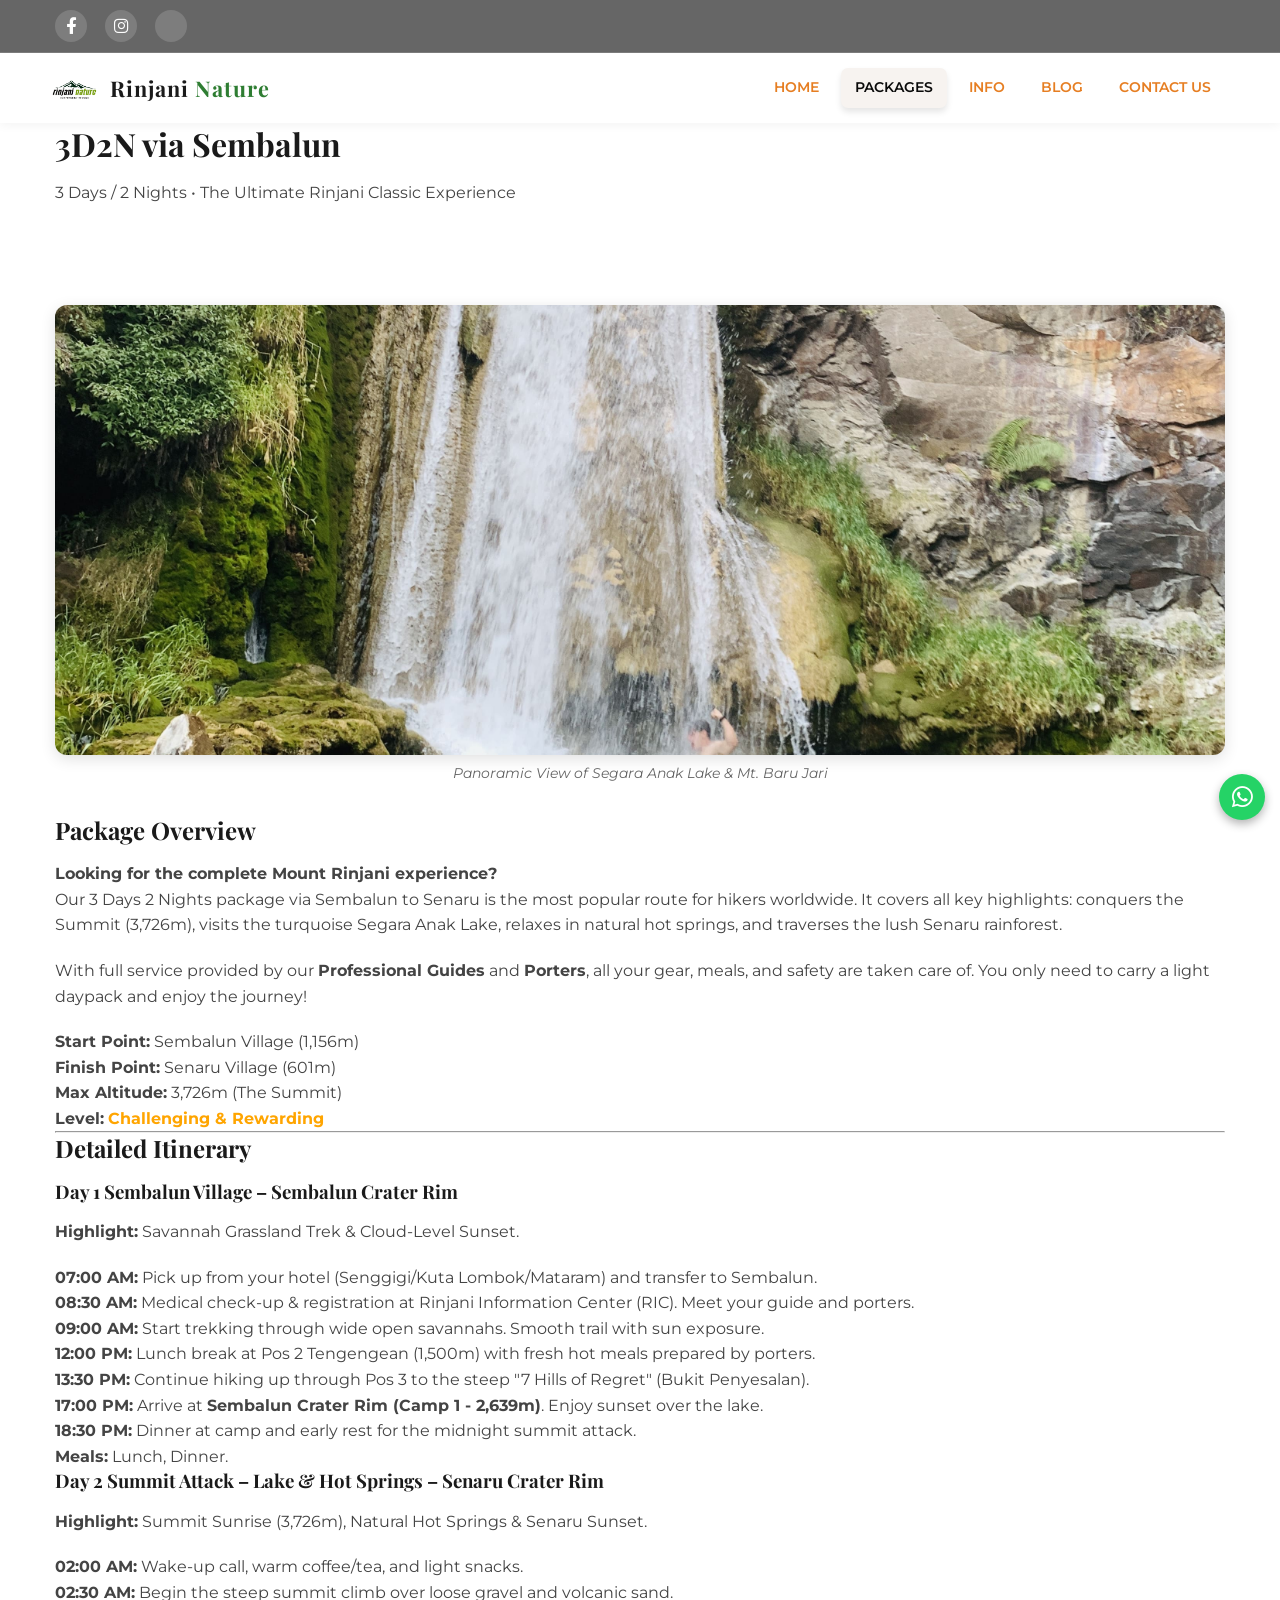
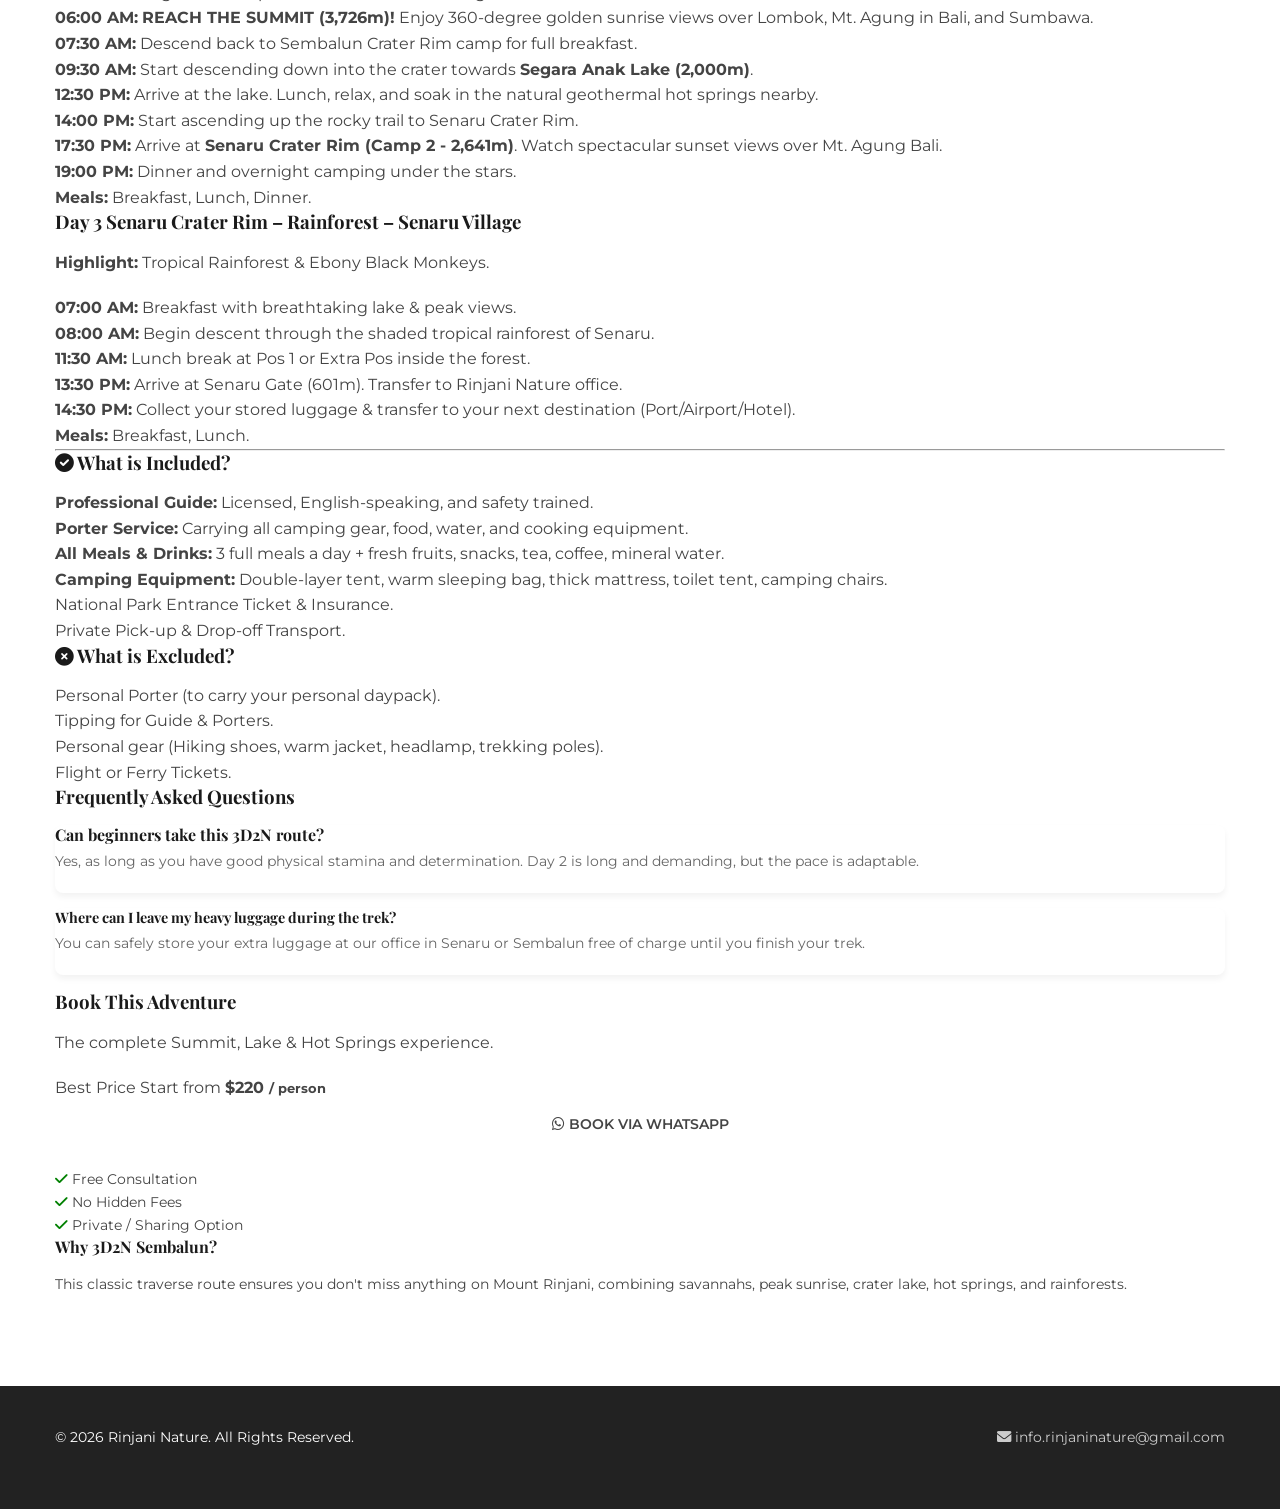
<file: packages/3D2N-via-Sembalun.html>
<!DOCTYPE html>
<html lang="en">
<head>
    <meta charset="UTF-8">
    <meta name="viewport" content="width=device-width, initial-scale=1.0">
    
    <title>3D2N Rinjani Trekking Package via Sembalun | Rinjani Nature</title>
    <meta name="description" content="Complete 3 Days 2 Nights Rinjani trekking package starting from Sembalun to Senaru. Conquer the Summit (3726m), explore Segara Anak Lake & Hot Springs.">
    <meta name="keywords" content="Rinjani 3D2N package, trekking rinjani via sembalun, rinjani summit lake tour, sembalun to senaru trek">
    <meta name="robots" content="index, follow">

    <link rel="preconnect" href="https://fonts.googleapis.com">
    <link rel="preconnect" href="https://fonts.gstatic.com" crossorigin>
    <link href="https://fonts.googleapis.com/css2?family=Montserrat:wght@300;400;500;600&family=Playfair+Display:wght@600;700&display=swap" rel="stylesheet">
    <link rel="stylesheet" href="../style.css"> 
    <link rel="stylesheet" href="https://cdnjs.cloudflare.com/ajax/libs/font-awesome/6.0.0/css/all.min.css">

    <script type="application/ld+json">
    {
      "@context": "https://schema.org/",
      "@type": "TouristTrip",
      "name": "3D2N Rinjani Summit & Lake Classic Package",
      "description": "The most classic 3 Days 2 Nights trekking package from Sembalun to Senaru including Summit, Segara Anak Lake, and Hot Springs.",
      "touristType": ["Adventurer", "Nature Lover", "Sport Hiker"],
      "itinerary": {
        "@type": "ItemList",
        "numberOfItems": 3,
        "itemListElement": [
          { "@type": "ListItem", "position": 1, "name": "Day 1: Sembalun Village to Sembalun Crater Rim" },
          { "@type": "ListItem", "position": 2, "name": "Day 2: Summit Attack, Descent to Lake & Hike to Senaru Rim" },
          { "@type": "ListItem", "position": 3, "name": "Day 3: Senaru Crater Rim Descent to Senaru Village" }
        ]
      },
      "offers": {
        "@type": "Offer",
        "priceCurrency": "USD",
        "price": "220",
        "availability": "https://schema.org/InStock",
        "url": "https://rinjaninature.com/packages/package-3d2n-sembalun.html"
      },
      "provider": {
        "@type": "TravelAgency",
        "name": "Rinjani Nature"
      }
    }
    </script>
</head>
<body>

    <div class="top-header">
        <div class="container">
            <div class="top-socials">
                <a href="#" target="_blank"><i class="fab fa-facebook-f"></i></a>
                <a href="#" target="_blank"><i class="fab fa-instagram"></i></a>
                <a href="#" target="_blank"><i class="fab fa-tripadvisor"></i></a>
            </div>
        </div>
    </div>

    <nav class="navbar">
        <div class="container nav-container">
            <a href="../index.html" class="logo">
                <img src="../images/logoexpedition.png" alt="Rinjani Nature" class="nav-logo-img">
                <span class="logo-text">
                    <span class="brand-rinjani">Rinjani</span> 
                    <span class="brand-nature">Nature</span>
                </span>
            </a>

            <ul class="nav-links">
                <li><a href="../index.html">Home</a></li>
                <li><a href="../index.html#packages" class="active">Packages</a></li>
                <li><a href="../index.html#info-section">Info</a></li>
                <li><a href="../blog/blog-list.html">Blog</a></li>
                <li><a href="../index.html#contact">Contact Us</a></li>
            </ul>

            <div class="hamburger">
                <i class="fas fa-bars"></i>
            </div>
        </div>
    </nav>

    <header class="page-header" style="background: url('https://images.unsplash.com/photo-1504280390367-361c6d9f38f4?auto=format&fit=crop&w=1600&q=80') no-repeat center center/cover;">
        <div class="overlay-dark"></div>
        <div class="container header-content">
            <h1>3D2N via Sembalun</h1>
            <p>3 Days / 2 Nights • The Ultimate Rinjani Classic Experience</p>
        </div>
    </header>

    <section class="section-padding">
        <div class="container layout-grid">
            
            <div class="main-content">
                <figure class="article-featured-image" style="margin: 0 0 30px 0;">
                    <img src="../images/3d2n-sembalun.jpg" 
                         alt="3D2N Rinjani Trekking View" 
                         style="width: 100%; max-height: 450px; object-fit: cover; border-radius: 12px; box-shadow: 0 4px 15px rgba(0,0,0,0.12);">
                    <figcaption style="font-size: 0.85rem; color: #666; text-align: center; margin-top: 8px; font-style: italic;">
                        Panoramic View of Segara Anak Lake & Mt. Baru Jari
                    </figcaption>
                </figure>
                
                <div class="content-block">
                    <h2>Package Overview</h2>
                    <p class="lead">
                        <strong>Looking for the complete Mount Rinjani experience?</strong><br>
                        Our 3 Days 2 Nights package via Sembalun to Senaru is the most popular route for hikers worldwide. It covers all key highlights: conquers the Summit (3,726m), visits the turquoise Segara Anak Lake, relaxes in natural hot springs, and traverses the lush Senaru rainforest.
                    </p>
                    <p>
                        With full service provided by our <strong>Professional Guides</strong> and <strong>Porters</strong>, all your gear, meals, and safety are taken care of. You only need to carry a light daypack and enjoy the journey!
                    </p>
                    
                    <ul class="specs-list">
                        <li><strong>Start Point:</strong> Sembalun Village (1,156m)</li>
                        <li><strong>Finish Point:</strong> Senaru Village (601m)</li>
                        <li><strong>Max Altitude:</strong> 3,726m (The Summit)</li>
                        <li><strong>Level:</strong> <span style="color:orange; font-weight:bold;">Challenging & Rewarding</span></li>
                    </ul>
                </div>

                <hr class="divider">

                <div class="content-block">
                    <h2>Detailed Itinerary</h2>
                    
                    <div class="day-item">
                        <h3><span class="day-badge">Day 1</span> Sembalun Village – Sembalun Crater Rim</h3>
                        <p><strong>Highlight:</strong> Savannah Grassland Trek & Cloud-Level Sunset.</p>
                        <ul>
                            <li><strong>07:00 AM:</strong> Pick up from your hotel (Senggigi/Kuta Lombok/Mataram) and transfer to Sembalun.</li>
                            <li><strong>08:30 AM:</strong> Medical check-up & registration at Rinjani Information Center (RIC). Meet your guide and porters.</li>
                            <li><strong>09:00 AM:</strong> Start trekking through wide open savannahs. Smooth trail with sun exposure.</li>
                            <li><strong>12:00 PM:</strong> Lunch break at Pos 2 Tengengean (1,500m) with fresh hot meals prepared by porters.</li>
                            <li><strong>13:30 PM:</strong> Continue hiking up through Pos 3 to the steep "7 Hills of Regret" (Bukit Penyesalan).</li>
                            <li><strong>17:00 PM:</strong> Arrive at <strong>Sembalun Crater Rim (Camp 1 - 2,639m)</strong>. Enjoy sunset over the lake.</li>
                            <li><strong>18:30 PM:</strong> Dinner at camp and early rest for the midnight summit attack.</li>
                            <li><strong>Meals:</strong> Lunch, Dinner.</li>
                        </ul>
                    </div>

                    <div class="day-item">
                        <h3><span class="day-badge">Day 2</span> Summit Attack – Lake & Hot Springs – Senaru Crater Rim</h3>
                        <p><strong>Highlight:</strong> Summit Sunrise (3,726m), Natural Hot Springs & Senaru Sunset.</p>
                        <ul>
                            <li><strong>02:00 AM:</strong> Wake-up call, warm coffee/tea, and light snacks.</li>
                            <li><strong>02:30 AM:</strong> Begin the steep summit climb over loose gravel and volcanic sand.</li>
                            <li><strong>06:00 AM:</strong> <strong>REACH THE SUMMIT (3,726m)!</strong> Enjoy 360-degree golden sunrise views over Lombok, Mt. Agung in Bali, and Sumbawa.</li>
                            <li><strong>07:30 AM:</strong> Descend back to Sembalun Crater Rim camp for full breakfast.</li>
                            <li><strong>09:30 AM:</strong> Start descending down into the crater towards <strong>Segara Anak Lake (2,000m)</strong>.</li>
                            <li><strong>12:30 PM:</strong> Arrive at the lake. Lunch, relax, and soak in the natural geothermal hot springs nearby.</li>
                            <li><strong>14:00 PM:</strong> Start ascending up the rocky trail to Senaru Crater Rim.</li>
                            <li><strong>17:30 PM:</strong> Arrive at <strong>Senaru Crater Rim (Camp 2 - 2,641m)</strong>. Watch spectacular sunset views over Mt. Agung Bali.</li>
                            <li><strong>19:00 PM:</strong> Dinner and overnight camping under the stars.</li>
                            <li><strong>Meals:</strong> Breakfast, Lunch, Dinner.</li>
                        </ul>
                    </div>

                    <div class="day-item">
                        <h3><span class="day-badge">Day 3</span> Senaru Crater Rim – Rainforest – Senaru Village</h3>
                        <p><strong>Highlight:</strong> Tropical Rainforest & Ebony Black Monkeys.</p>
                        <ul>
                            <li><strong>07:00 AM:</strong> Breakfast with breathtaking lake & peak views.</li>
                            <li><strong>08:00 AM:</strong> Begin descent through the shaded tropical rainforest of Senaru.</li>
                            <li><strong>11:30 AM:</strong> Lunch break at Pos 1 or Extra Pos inside the forest.</li>
                            <li><strong>13:30 PM:</strong> Arrive at Senaru Gate (601m). Transfer to Rinjani Nature office.</li>
                            <li><strong>14:30 PM:</strong> Collect your stored luggage & transfer to your next destination (Port/Airport/Hotel).</li>
                            <li><strong>Meals:</strong> Breakfast, Lunch.</li>
                        </ul>
                    </div>
                </div>

                <hr class="divider">

                <div class="content-block">
                    <div class="include-exclude-grid">
                        <div class="include-box">
                            <h3><i class="fas fa-check-circle"></i> What is Included?</h3>
                            <ul>
                                <li><strong>Professional Guide:</strong> Licensed, English-speaking, and safety trained.</li>
                                <li><strong>Porter Service:</strong> Carrying all camping gear, food, water, and cooking equipment.</li>
                                <li><strong>All Meals & Drinks:</strong> 3 full meals a day + fresh fruits, snacks, tea, coffee, mineral water.</li>
                                <li><strong>Camping Equipment:</strong> Double-layer tent, warm sleeping bag, thick mattress, toilet tent, camping chairs.</li>
                                <li>National Park Entrance Ticket & Insurance.</li>
                                <li>Private Pick-up & Drop-off Transport.</li>
                            </ul>
                        </div>
                        <div class="exclude-box">
                            <h3><i class="fas fa-times-circle"></i> What is Excluded?</h3>
                            <ul>
                                <li>Personal Porter (to carry your personal daypack).</li>
                                <li>Tipping for Guide & Porters.</li>
                                <li>Personal gear (Hiking shoes, warm jacket, headlamp, trekking poles).</li>
                                <li>Flight or Ferry Tickets.</li>
                            </ul>
                        </div>
                    </div>
                </div>

                <div class="content-block">
                    <h3>Frequently Asked Questions</h3>
                    <div class="faq-item" style="margin-bottom:15px;">
                        <h4 style="font-size:1rem; margin-bottom:5px;">Can beginners take this 3D2N route?</h4>
                        <p style="font-size:0.9rem; color:#666;">Yes, as long as you have good physical stamina and determination. Day 2 is long and demanding, but the pace is adaptable.</p>
                    </div>
                    <div class="faq-item">
                        <h4 style="font-size:0.9rem; margin-bottom:5px;">Where can I leave my heavy luggage during the trek?</h4>
                        <p style="font-size:0.9rem; color:#666;">You can safely store your extra luggage at our office in Senaru or Sembalun free of charge until you finish your trek.</p>
                    </div>
                </div>

            </div>

            <aside class="sidebar">
                <div class="booking-card">
                    <h3>Book This Adventure</h3>
                    <p>The complete Summit, Lake & Hot Springs experience.</p>
                    
                    <div class="price-tag">
                        <span>Best Price Start from</span>
                        <strong>$220 <small>/ person</small></strong>
                    </div>

                    <a href="https://wa.me/6287820128581?text=Hello%20Rinjani%20Nature,%20I%20am%20interested%20in%20booking%20the%203D2N%20Sembalun%20Classic%20Package" class="btn btn-whatsapp full-width">
                        <i class="fab fa-whatsapp"></i> Book via WhatsApp
                    </a>

                    <ul class="check-list" style="text-align:left; margin-top:20px; font-size:0.9rem;">
                        <li><i class="fas fa-check" style="color:green;"></i> Free Consultation</li>
                        <li><i class="fas fa-check" style="color:green;"></i> No Hidden Fees</li>
                        <li><i class="fas fa-check" style="color:green;"></i> Private / Sharing Option</li>
                    </ul>
                </div>

                <div class="sidebar-widget">
                    <h4>Why 3D2N Sembalun?</h4>
                    <p style="font-size:0.9rem; margin-bottom:10px;">This classic traverse route ensures you don't miss anything on Mount Rinjani, combining savannahs, peak sunrise, crater lake, hot springs, and rainforests.</p>
                </div>
            </aside>

        </div>
    </section>

    <footer class="footer-dark" style="background: #222; padding: 40px 0; color: #fff;">
        <div class="container footer-content" style="display: flex; justify-content: space-between; align-items: center; flex-wrap: wrap; gap: 20px;">
            <p>&copy; 2026 Rinjani Nature. All Rights Reserved.</p>
            <p style="font-size: 0.9rem; color: #ccc;"><i class="fas fa-envelope"></i> info.rinjaninature@gmail.com</p>
        </div>
    </footer>
    
    <a href="https://wa.me/6287820128581?text=Hi,%20question%20about%203D2N%20Sembalun%20Package" class="float-wa" target="_blank"><i class="fab fa-whatsapp my-float"></i></a>

    <script>
    document.addEventListener("DOMContentLoaded", function() {
        const hamburger = document.querySelector(".hamburger");
        const navLinks = document.querySelector(".nav-links");
        
        if (hamburger && navLinks) {
            hamburger.addEventListener("click", function() {
                navLinks.classList.toggle("active");
            });
            document.querySelectorAll(".nav-links a").forEach(link => {
                link.addEventListener("click", () => {
                    navLinks.classList.remove("active");
                });
            });
        }
    });
    </script>
</body>
</html>
</file>
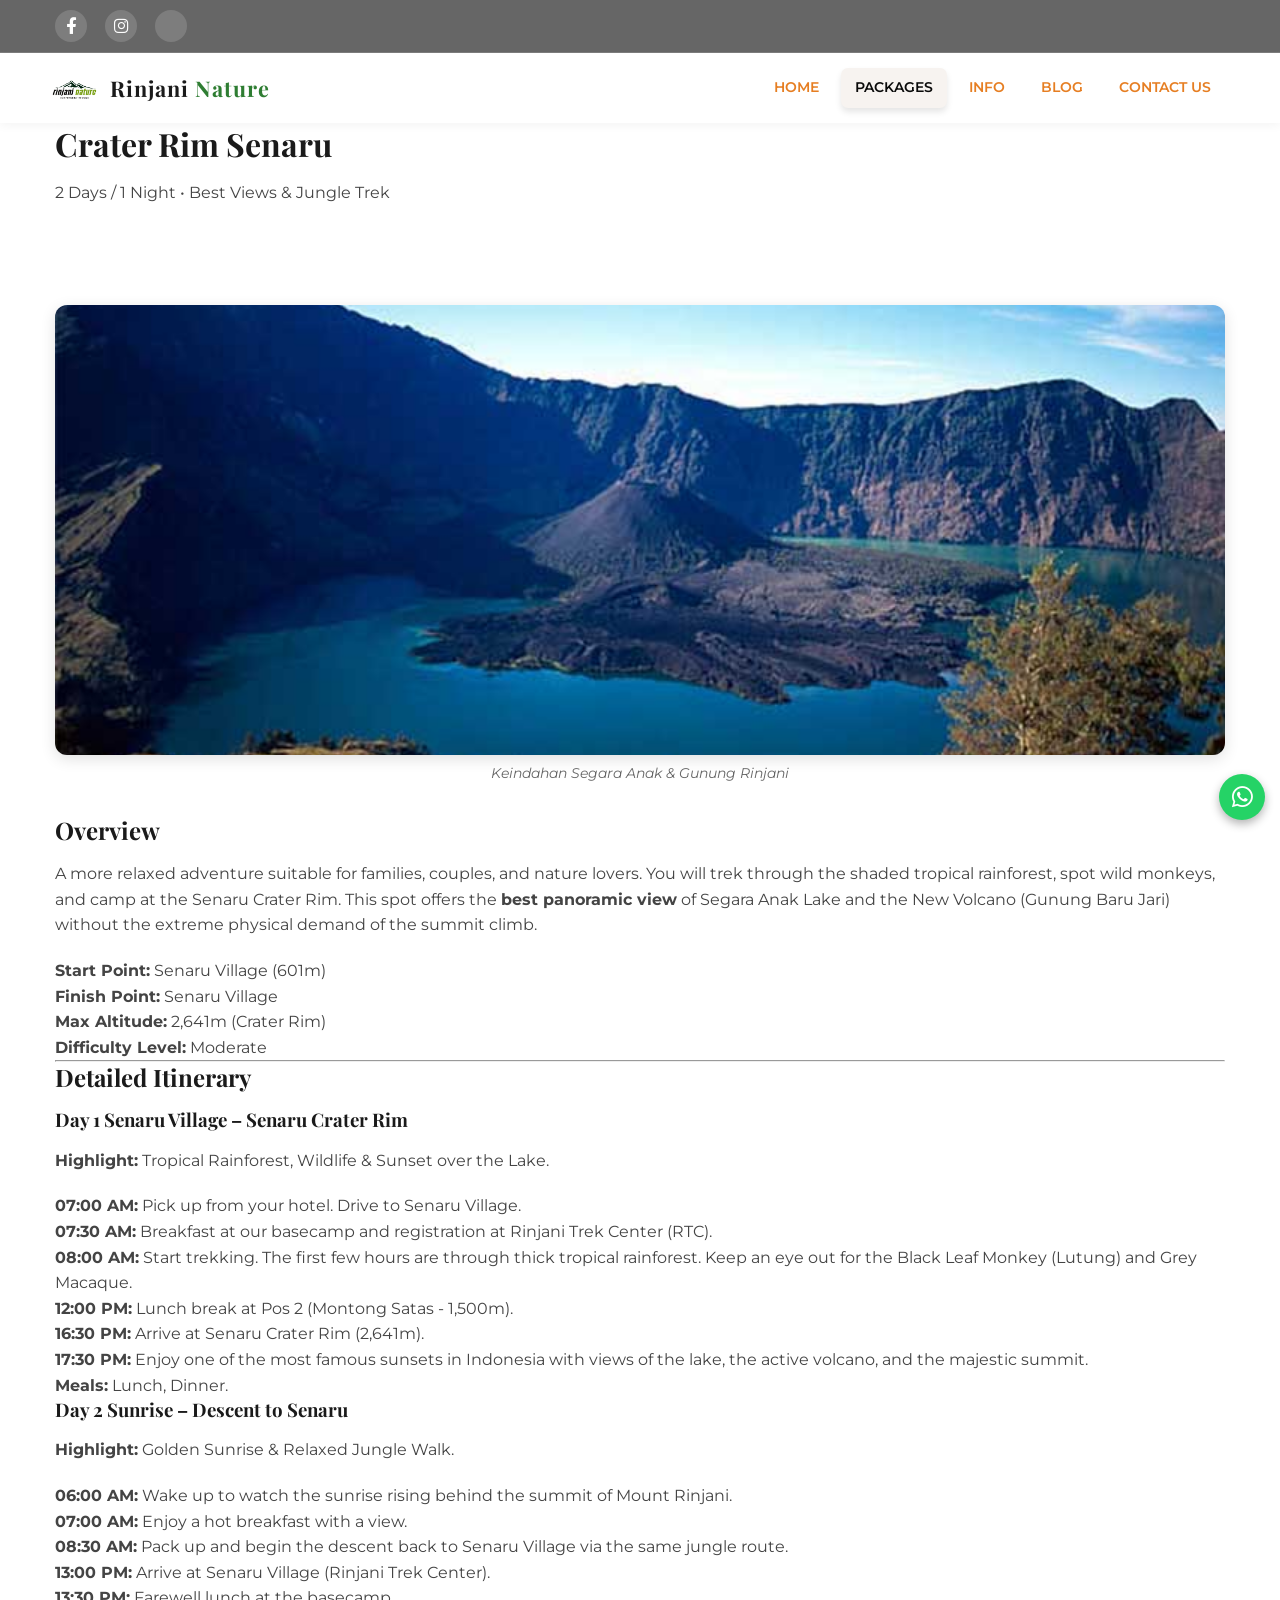
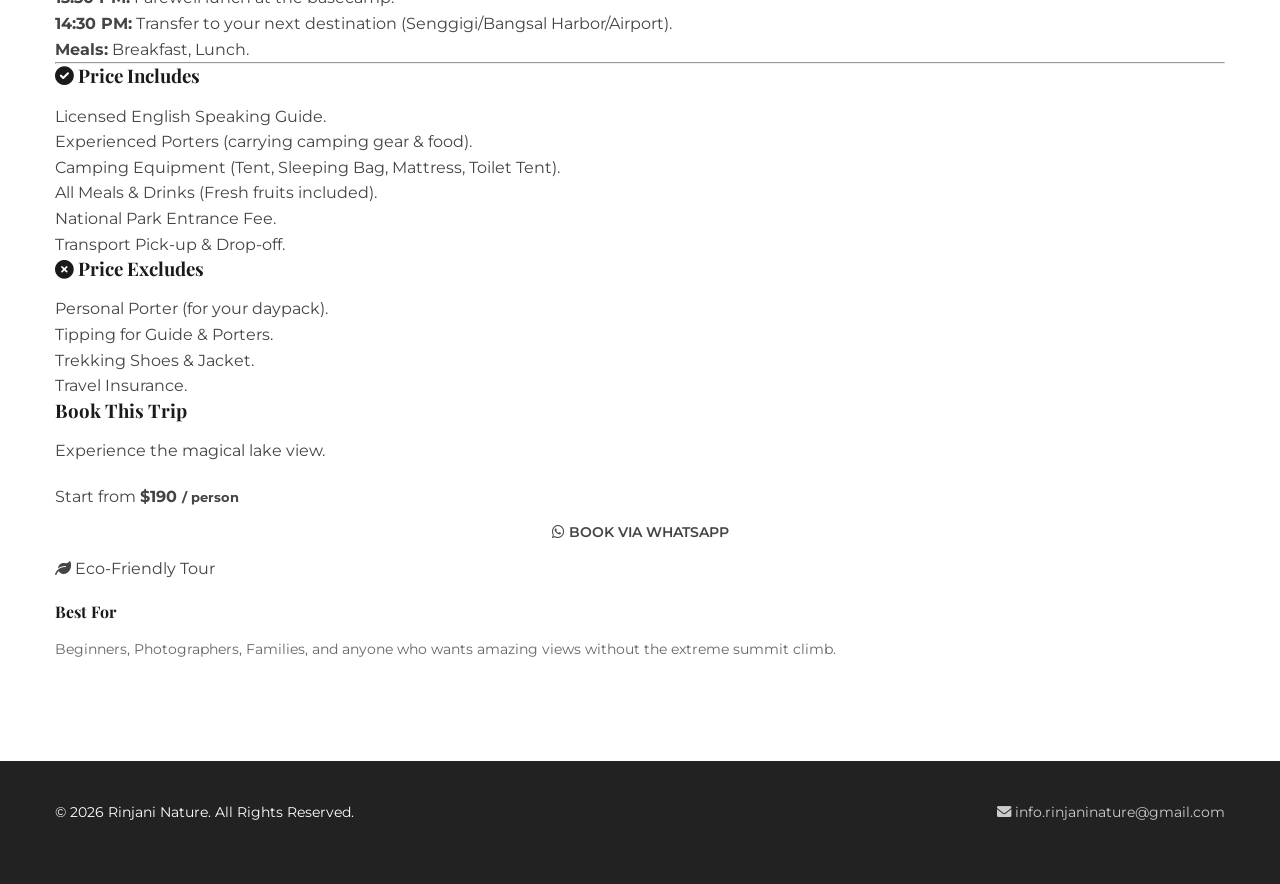
<file: packages/package-crater-rim.html>
<!DOCTYPE html>
<html lang="en">
<head>
    <meta charset="UTF-8">
    <meta name="viewport" content="width=device-width, initial-scale=1.0">
    
    <title>2D1N Senaru Crater Rim Trekking Package | Rinjani Nature</title>
    <meta name="description" content="Relaxed 2 Days 1 Night trekking to Senaru Crater Rim (2641m). Enjoy the tropical rainforest, wildlife, and the best sunset view over Segara Anak Lake.">
    <meta name="keywords" content="Rinjani crater rim trek, senaru route package, mount rinjani sunset view, rinjani trekking for beginners">
    <meta name="robots" content="index, follow">

    <link rel="preconnect" href="https://fonts.googleapis.com">
    <link rel="preconnect" href="https://fonts.gstatic.com" crossorigin>
    <link href="https://fonts.googleapis.com/css2?family=Montserrat:wght@300;400;500;600&family=Playfair+Display:wght@600;700&display=swap" rel="stylesheet">
    <link rel="stylesheet" href="../style.css"> 
    <link rel="stylesheet" href="https://cdnjs.cloudflare.com/ajax/libs/font-awesome/6.0.0/css/all.min.css">

    <script type="application/ld+json">
    {
      "@context": "https://schema.org/",
      "@type": "TouristTrip",
      "name": "2D1N Senaru Crater Rim Package",
      "description": "2 Days 1 Night trekking via Senaru Route to see the Crater Lake and Sunset.",
      "touristType": ["Nature Lover", "Beginner Hiker"],
      "itinerary": {
        "@type": "ItemList",
        "numberOfItems": 2,
        "itemListElement": [
          { "@type": "ListItem", "position": 1, "name": "Day 1: Senaru Village to Crater Rim" },
          { "@type": "ListItem", "position": 2, "name": "Day 2: Sunrise & Descent to Senaru" }
        ]
      },
      "offers": {
        "@type": "Offer",
        "priceCurrency": "USD",
        "price": "190",
        "availability": "https://schema.org/InStock",
        "url": "https://rinjaninature.com/packages/package-crater-rim.html"
      },
      "provider": {
        "@type": "TravelAgency",
        "name": "Rinjani Nature"
      }
    }
    </script>
</head>
<body>

    <div class="top-header">
        <div class="container">
            <div class="top-socials">
                <a href="#" target="_blank"><i class="fab fa-facebook-f"></i></a>
                <a href="#" target="_blank"><i class="fab fa-instagram"></i></a>
                <a href="#" target="_blank"><i class="fab fa-tripadvisor"></i></a>
            </div>
        </div>
    </div>

   <nav class="navbar">
        <div class="container nav-container">
            <a href="../index.html" class="logo">
                <img src="../images/logoexpedition.png" alt="Rinjani Nature" class="nav-logo-img">
                <span class="logo-text">
                    <span class="brand-rinjani">Rinjani</span> 
                    <span class="brand-nature">Nature</span>
                </span>
            </a>

            <ul class="nav-links">
                <li><a href="../index.html">Home</a></li>
                <li><a href="../index.html#packages" class="active">Packages</a></li>
                <li><a href="../index.html#info-section">Info</a></li>
                <li><a href="../blog/blog-list.html">Blog</a></li>
                <li><a href="../index.html#contact">Contact Us</a></li>
            </ul>

            <!-- TOMBOL HAMBURGER UNTUK HP -->
            <div class="hamburger">
                <i class="fas fa-bars"></i>
            </div>
        </div>
    </nav>
    <header class="page-header" style="background: url('https://images.unsplash.com/photo-1545562083-c583d014b2b7?auto=format&fit=crop&w=1600&q=80') no-repeat center center/cover;">
        <div class="overlay-dark"></div>
        <div class="container header-content">
            <h1>Crater Rim Senaru</h1>
            <p>2 Days / 1 Night • Best Views & Jungle Trek</p>
        </div>
    </header>

    <section class="section-padding">
        <div class="container layout-grid">
            
            <div class="main-content">
                 <figure class="article-featured-image" style="margin: 0 0 30px 0;">
                    <img src="../images/top-rinjani.jpg" 
                         alt="2D1N top rinjani trekking" 
                         style="width: 100%; max-height: 450px; object-fit: cover; border-radius: 12px; box-shadow: 0 4px 15px rgba(0,0,0,0.12);">
                    <figcaption style="font-size: 0.85rem; color: #666; text-align: center; margin-top: 8px; font-style: italic;">
                        Keindahan Segara Anak & Gunung Rinjani
                    </figcaption>
                </figure>
                
                <div class="content-block">
                    <h2>Overview</h2>
                    <p class="lead">A more relaxed adventure suitable for families, couples, and nature lovers. You will trek through the shaded tropical rainforest, spot wild monkeys, and camp at the Senaru Crater Rim. This spot offers the <strong>best panoramic view</strong> of Segara Anak Lake and the New Volcano (Gunung Baru Jari) without the extreme physical demand of the summit climb.</p>
                    
                    <ul class="specs-list">
                        <li><strong>Start Point:</strong> Senaru Village (601m)</li>
                        <li><strong>Finish Point:</strong> Senaru Village</li>
                        <li><strong>Max Altitude:</strong> 2,641m (Crater Rim)</li>
                        <li><strong>Difficulty Level:</strong> Moderate</li>
                    </ul>
                </div>

                <hr class="divider">

                <div class="content-block">
                    <h2>Detailed Itinerary</h2>
                    
                    <div class="day-item">
                        <h3><span class="day-badge">Day 1</span> Senaru Village – Senaru Crater Rim</h3>
                        <p><strong>Highlight:</strong> Tropical Rainforest, Wildlife & Sunset over the Lake.</p>
                        <ul>
                            <li><strong>07:00 AM:</strong> Pick up from your hotel. Drive to Senaru Village.</li>
                            <li><strong>07:30 AM:</strong> Breakfast at our basecamp and registration at Rinjani Trek Center (RTC).</li>
                            <li><strong>08:00 AM:</strong> Start trekking. The first few hours are through thick tropical rainforest. Keep an eye out for the Black Leaf Monkey (Lutung) and Grey Macaque.</li>
                            <li><strong>12:00 PM:</strong> Lunch break at Pos 2 (Montong Satas - 1,500m).</li>
                            <li><strong>16:30 PM:</strong> Arrive at Senaru Crater Rim (2,641m).</li>
                            <li><strong>17:30 PM:</strong> Enjoy one of the most famous sunsets in Indonesia with views of the lake, the active volcano, and the majestic summit.</li>
                            <li><strong>Meals:</strong> Lunch, Dinner.</li>
                        </ul>
                    </div>

                    <div class="day-item">
                        <h3><span class="day-badge">Day 2</span> Sunrise – Descent to Senaru</h3>
                        <p><strong>Highlight:</strong> Golden Sunrise & Relaxed Jungle Walk.</p>
                        <ul>
                            <li><strong>06:00 AM:</strong> Wake up to watch the sunrise rising behind the summit of Mount Rinjani.</li>
                            <li><strong>07:00 AM:</strong> Enjoy a hot breakfast with a view.</li>
                            <li><strong>08:30 AM:</strong> Pack up and begin the descent back to Senaru Village via the same jungle route.</li>
                            <li><strong>13:00 PM:</strong> Arrive at Senaru Village (Rinjani Trek Center).</li>
                            <li><strong>13:30 PM:</strong> Farewell lunch at the basecamp.</li>
                            <li><strong>14:30 PM:</strong> Transfer to your next destination (Senggigi/Bangsal Harbor/Airport).</li>
                            <li><strong>Meals:</strong> Breakfast, Lunch.</li>
                        </ul>
                    </div>
                </div>

                <hr class="divider">

                <div class="content-block">
                    <div class="include-exclude-grid">
                        <div class="include-box">
                            <h3><i class="fas fa-check-circle"></i> Price Includes</h3>
                            <ul>
                                <li>Licensed English Speaking Guide.</li>
                                <li>Experienced Porters (carrying camping gear & food).</li>
                                <li>Camping Equipment (Tent, Sleeping Bag, Mattress, Toilet Tent).</li>
                                <li>All Meals & Drinks (Fresh fruits included).</li>
                                <li>National Park Entrance Fee.</li>
                                <li>Transport Pick-up & Drop-off.</li>
                            </ul>
                        </div>
                        <div class="exclude-box">
                            <h3><i class="fas fa-times-circle"></i> Price Excludes</h3>
                            <ul>
                                <li>Personal Porter (for your daypack).</li>
                                <li>Tipping for Guide & Porters.</li>
                                <li>Trekking Shoes & Jacket.</li>
                                <li>Travel Insurance.</li>
                            </ul>
                        </div>
                    </div>
                </div>

            </div>

            <aside class="sidebar">
                <div class="booking-card">
                    <h3>Book This Trip</h3>
                    <p>Experience the magical lake view.</p>
                    
                    <div class="price-tag">
                        <span>Start from</span>
                        <strong>$190 <small>/ person</small></strong>
                    </div>

                    <a href="https://wa.me/6287820128581?text=Hello,%20I%20am%20interested%20in%202D1N%20Senaru%20Crater%20Rim%20Package" class="btn btn-whatsapp full-width">
                        <i class="fab fa-whatsapp"></i> Book via WhatsApp
                    </a>

                    <p class="secure-note"><i class="fas fa-leaf"></i> Eco-Friendly Tour</p>
                </div>

                <div class="sidebar-widget">
                    <h4>Best For</h4>
                    <p style="font-size:0.9rem; color:#666;">Beginners, Photographers, Families, and anyone who wants amazing views without the extreme summit climb.</p>
                </div>
            </aside>

        </div>
    </section>

    <footer class="footer-dark" style="background: #222; padding: 40px 0; color: #fff;">
        <div class="container footer-content" style="display: flex; justify-content: space-between; align-items: center; flex-wrap: wrap; gap: 20px;">
            <p>&copy; 2026 Rinjani Nature. All Rights Reserved.</p>
            <p style="font-size: 0.9rem; color: #ccc;"><i class="fas fa-envelope"></i> info.rinjaninature@gmail.com</p>
        </div>
    </footer>
    
    <a href="https://wa.me/6287820128581?text=Hello,%20I%20want%20to%20ask%20about%202D1N%20Senaru%20Crater%20Rim%20Package" class="float-wa" target="_blank"><i class="fab fa-whatsapp my-float"></i></a>
    <!-- SCRIPT HAMBURGER MENU MOBILE -->
    <script>
    document.addEventListener("DOMContentLoaded", function() {
        const hamburger = document.querySelector(".hamburger");
        const navLinks = document.querySelector(".nav-links");
        
        if (hamburger && navLinks) {
            hamburger.addEventListener("click", function() {
                navLinks.classList.toggle("active");
            });
            document.querySelectorAll(".nav-links a").forEach(link => {
                link.addEventListener("click", () => {
                    navLinks.classList.remove("active");
                });
            });
        }
    });
    </script>
</body>
</html>
</body>
</html>
</file>
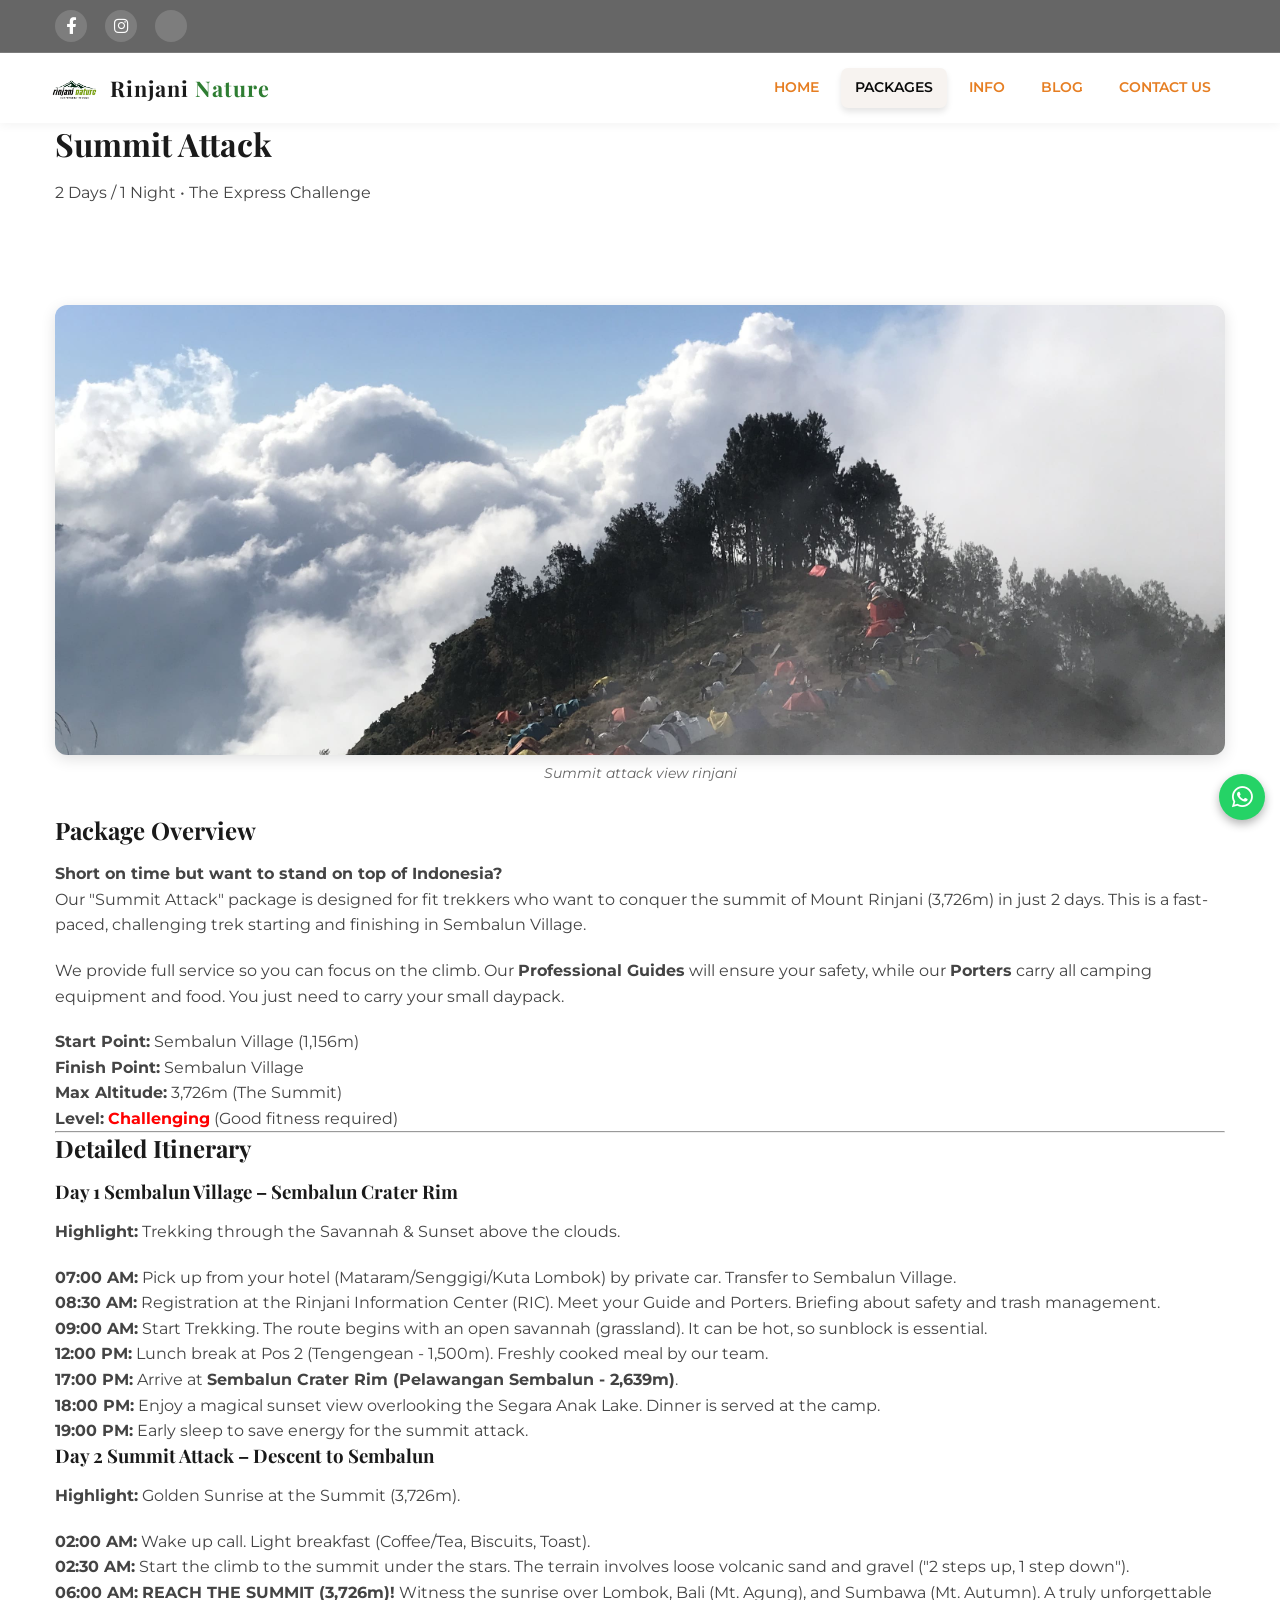
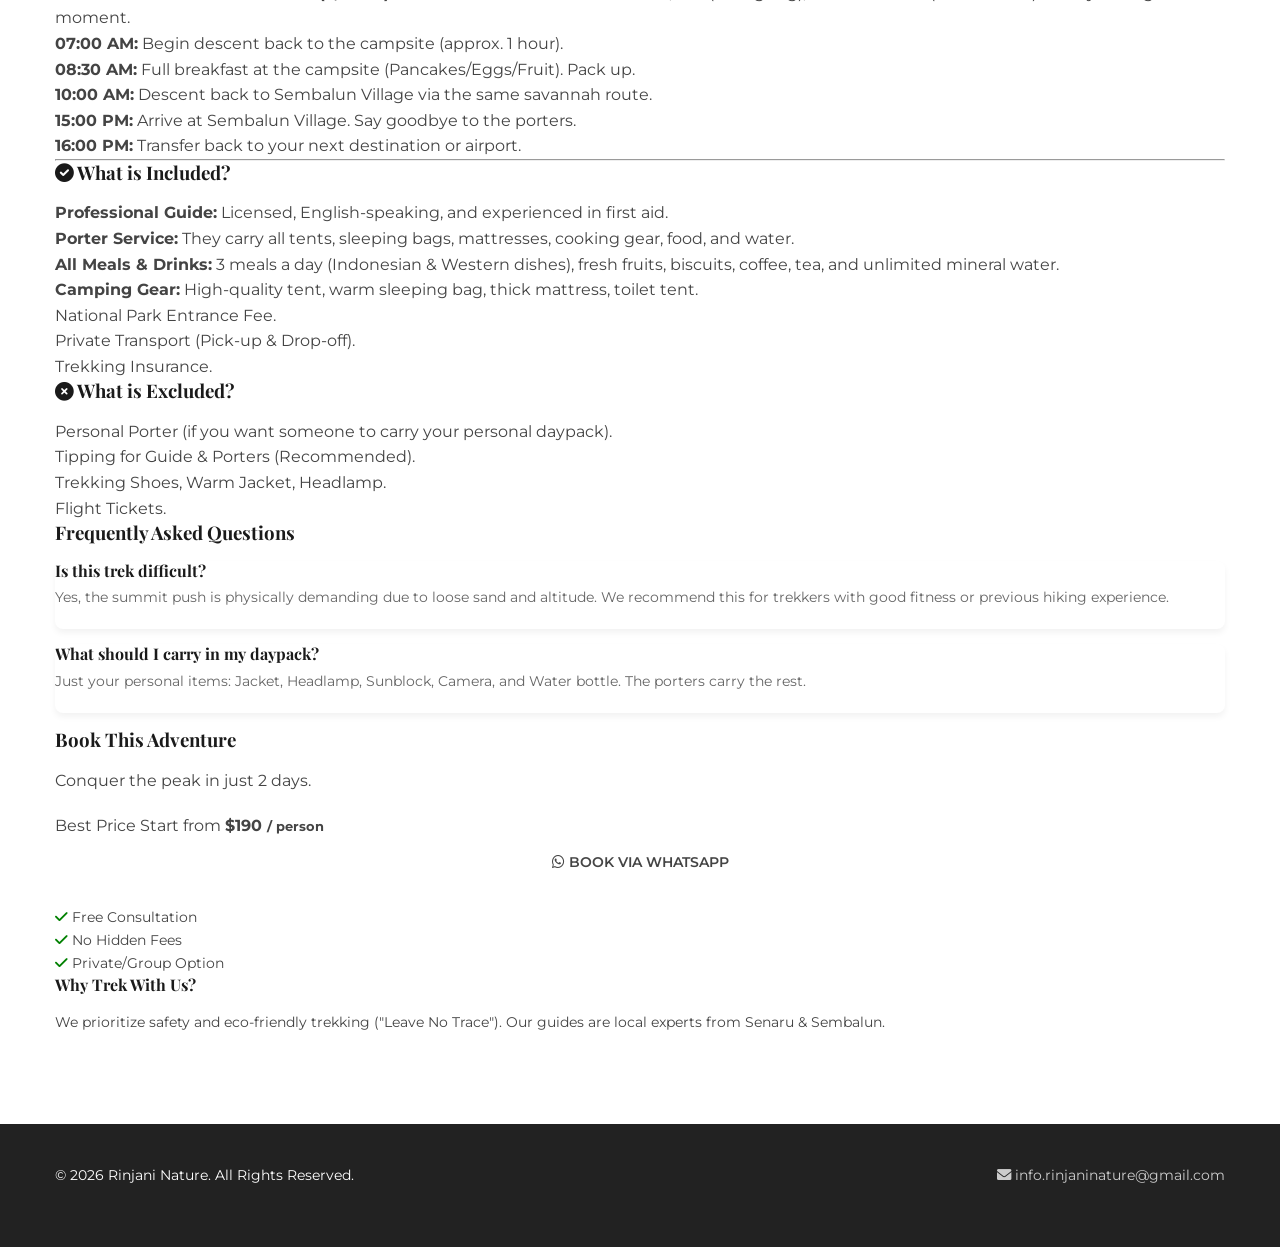
<file: packages/package-summit-attack.html>
<!DOCTYPE html>
<html lang="en">
<head>
    <meta charset="UTF-8">
    <meta name="viewport" content="width=device-width, initial-scale=1.0">
    
    <title>2D1N Rinjani Summit Attack Trekking Package | Rinjani Nature</title>
    <meta name="description" content="The best 2 Days 1 Night Rinjani Summit Attack package via Sembalun. Reach the top of Indonesia (3726m) with professional guides and full porter service. Perfect for fit trekkers.">
    <meta name="keywords" content="Rinjani summit attack, 2 days rinjani trek, sembalun route package, rinjani trekking price, mount rinjani summit tour">
    <meta name="robots" content="index, follow">

    <link rel="preconnect" href="https://fonts.googleapis.com">
    <link rel="preconnect" href="https://fonts.gstatic.com" crossorigin>
    <link href="https://fonts.googleapis.com/css2?family=Montserrat:wght@300;400;500;600&family=Playfair+Display:wght@600;700&display=swap" rel="stylesheet">
    <link rel="stylesheet" href="../style.css"> 
    <link rel="stylesheet" href="https://cdnjs.cloudflare.com/ajax/libs/font-awesome/6.0.0/css/all.min.css">

    <script type="application/ld+json">
    {
      "@context": "https://schema.org/",
      "@type": "TouristTrip",
      "name": "2D1N Rinjani Summit Attack Package",
      "description": "Express trekking package to Mount Rinjani Summit (3726m) starting from Sembalun Village.",
      "touristType": ["Sport Hiker", "Adventurer"],
      "itinerary": {
        "@type": "ItemList",
        "numberOfItems": 2,
        "itemListElement": [
          { "@type": "ListItem", "position": 1, "name": "Day 1: Sembalun Village to Crater Rim" },
          { "@type": "ListItem", "position": 2, "name": "Day 2: Summit Attack & Descent to Sembalun" }
        ]
      },
      "offers": {
        "@type": "Offer",
        "priceCurrency": "USD",
        "price": "190",
        "availability": "https://schema.org/InStock",
        "url": "https://rinjaninature.com/packages/package-summit-attack.html"
      },
      "provider": {
        "@type": "TravelAgency",
        "name": "Rinjani Nature"
      }
    }
    </script>
</head>
<body>

    <div class="top-header">
        <div class="container">
            <div class="top-socials">
                <a href="#" target="_blank"><i class="fab fa-facebook-f"></i></a>
                <a href="#" target="_blank"><i class="fab fa-instagram"></i></a>
                <a href="#" target="_blank"><i class="fab fa-tripadvisor"></i></a>
            </div>
        </div>
    </div>

   <nav class="navbar">
        <div class="container nav-container">
            <a href="../index.html" class="logo">
                <img src="../images/logoexpedition.png" alt="Rinjani Nature" class="nav-logo-img">
                <span class="logo-text">
                    <span class="brand-rinjani">Rinjani</span> 
                    <span class="brand-nature">Nature</span>
                </span>
            </a>

            <ul class="nav-links">
                <li><a href="../index.html">Home</a></li>
                <li><a href="../index.html#packages" class="active">Packages</a></li>
                <li><a href="../index.html#info-section">Info</a></li>
                <li><a href="../blog/blog-list.html">Blog</a></li>
                <li><a href="../index.html#contact">Contact Us</a></li>
            </ul>

            <!-- TOMBOL HAMBURGER UNTUK HP -->
            <div class="hamburger">
                <i class="fas fa-bars"></i>
            </div>
        </div>
    </nav>
    <header class="page-header" style="background: url('https://images.unsplash.com/photo-1545562083-c583d014b2b7?auto=format&fit=crop&w=1600&q=80') no-repeat center center/cover;">
        <div class="overlay-dark"></div>
        <div class="container header-content">
            <h1>Summit Attack</h1>
            <p>2 Days / 1 Night • The Express Challenge</p>
        </div>
    </header>

    <section class="section-padding">
        <div class="container layout-grid">
            
            <div class="main-content">
                 <figure class="article-featured-image" style="margin: 0 0 30px 0;">
                    <!-- Masukkan URL Foto Anda di atribut src di bawah ini -->
                    <img src="../images/summit-attack.jpg" 
                         alt="Summit Attack view" 
                         style="width: 100%; max-height: 450px; object-fit: cover; border-radius: 12px; box-shadow: 0 4px 15px rgba(0,0,0,0.12);">
                    <figcaption style="font-size: 0.85rem; color: #666; text-align: center; margin-top: 8px; font-style: italic;">
                       Summit attack view rinjani 
                    </figcaption>
                </figure>
                
                <div class="content-block">
                    <h2>Package Overview</h2>
                    <p class="lead">
                        <strong>Short on time but want to stand on top of Indonesia?</strong><br>
                        Our "Summit Attack" package is designed for fit trekkers who want to conquer the summit of Mount Rinjani (3,726m) in just 2 days. This is a fast-paced, challenging trek starting and finishing in Sembalun Village.
                    </p>
                    <p>
                        We provide full service so you can focus on the climb. Our <strong>Professional Guides</strong> will ensure your safety, while our <strong>Porters</strong> carry all camping equipment and food. You just need to carry your small daypack.
                    </p>
                    
                    <ul class="specs-list">
                        <li><strong>Start Point:</strong> Sembalun Village (1,156m)</li>
                        <li><strong>Finish Point:</strong> Sembalun Village</li>
                        <li><strong>Max Altitude:</strong> 3,726m (The Summit)</li>
                        <li><strong>Level:</strong> <span style="color:red; font-weight:bold;">Challenging</span> (Good fitness required)</li>
                    </ul>
                </div>

                <hr class="divider">

                <div class="content-block">
                    <h2>Detailed Itinerary</h2>
                    
                    <div class="day-item">
                        <h3><span class="day-badge">Day 1</span> Sembalun Village – Sembalun Crater Rim</h3>
                        <p><strong>Highlight:</strong> Trekking through the Savannah & Sunset above the clouds.</p>
                        <ul>
                            <li><strong>07:00 AM:</strong> Pick up from your hotel (Mataram/Senggigi/Kuta Lombok) by private car. Transfer to Sembalun Village.</li>
                            <li><strong>08:30 AM:</strong> Registration at the Rinjani Information Center (RIC). Meet your Guide and Porters. Briefing about safety and trash management.</li>
                            <li><strong>09:00 AM:</strong> Start Trekking. The route begins with an open savannah (grassland). It can be hot, so sunblock is essential.</li>
                            <li><strong>12:00 PM:</strong> Lunch break at Pos 2 (Tengengean - 1,500m). Freshly cooked meal by our team.</li>
                            <li><strong>17:00 PM:</strong> Arrive at <strong>Sembalun Crater Rim (Pelawangan Sembalun - 2,639m)</strong>.</li>
                            <li><strong>18:00 PM:</strong> Enjoy a magical sunset view overlooking the Segara Anak Lake. Dinner is served at the camp.</li>
                            <li><strong>19:00 PM:</strong> Early sleep to save energy for the summit attack.</li>
                        </ul>
                    </div>

                    <div class="day-item">
                        <h3><span class="day-badge">Day 2</span> Summit Attack – Descent to Sembalun</h3>
                        <p><strong>Highlight:</strong> Golden Sunrise at the Summit (3,726m).</p>
                        <ul>
                            <li><strong>02:00 AM:</strong> Wake up call. Light breakfast (Coffee/Tea, Biscuits, Toast).</li>
                            <li><strong>02:30 AM:</strong> Start the climb to the summit under the stars. The terrain involves loose volcanic sand and gravel ("2 steps up, 1 step down").</li>
                            <li><strong>06:00 AM:</strong> <strong>REACH THE SUMMIT (3,726m)!</strong> Witness the sunrise over Lombok, Bali (Mt. Agung), and Sumbawa (Mt. Autumn). A truly unforgettable moment.</li>
                            <li><strong>07:00 AM:</strong> Begin descent back to the campsite (approx. 1 hour).</li>
                            <li><strong>08:30 AM:</strong> Full breakfast at the campsite (Pancakes/Eggs/Fruit). Pack up.</li>
                            <li><strong>10:00 AM:</strong> Descent back to Sembalun Village via the same savannah route.</li>
                            <li><strong>15:00 PM:</strong> Arrive at Sembalun Village. Say goodbye to the porters.</li>
                            <li><strong>16:00 PM:</strong> Transfer back to your next destination or airport.</li>
                        </ul>
                    </div>
                </div>

                <hr class="divider">

                <div class="content-block">
                    <div class="include-exclude-grid">
                        <div class="include-box">
                            <h3><i class="fas fa-check-circle"></i> What is Included?</h3>
                            <ul>
                                <li><strong>Professional Guide:</strong> Licensed, English-speaking, and experienced in first aid.</li>
                                <li><strong>Porter Service:</strong> They carry all tents, sleeping bags, mattresses, cooking gear, food, and water.</li>
                                <li><strong>All Meals & Drinks:</strong> 3 meals a day (Indonesian & Western dishes), fresh fruits, biscuits, coffee, tea, and unlimited mineral water.</li>
                                <li><strong>Camping Gear:</strong> High-quality tent, warm sleeping bag, thick mattress, toilet tent.</li>
                                <li>National Park Entrance Fee.</li>
                                <li>Private Transport (Pick-up & Drop-off).</li>
                                <li>Trekking Insurance.</li>
                            </ul>
                        </div>
                        <div class="exclude-box">
                            <h3><i class="fas fa-times-circle"></i> What is Excluded?</h3>
                            <ul>
                                <li>Personal Porter (if you want someone to carry your personal daypack).</li>
                                <li>Tipping for Guide & Porters (Recommended).</li>
                                <li>Trekking Shoes, Warm Jacket, Headlamp.</li>
                                <li>Flight Tickets.</li>
                            </ul>
                        </div>
                    </div>
                </div>

                <div class="content-block">
                    <h3>Frequently Asked Questions</h3>
                    <div class="faq-item" style="margin-bottom:15px;">
                        <h4 style="font-size:1rem; margin-bottom:5px;">Is this trek difficult?</h4>
                        <p style="font-size:0.9rem; color:#666;">Yes, the summit push is physically demanding due to loose sand and altitude. We recommend this for trekkers with good fitness or previous hiking experience.</p>
                    </div>
                    <div class="faq-item">
                        <h4 style="font-size:1rem; margin-bottom:5px;">What should I carry in my daypack?</h4>
                        <p style="font-size:0.9rem; color:#666;">Just your personal items: Jacket, Headlamp, Sunblock, Camera, and Water bottle. The porters carry the rest.</p>
                    </div>
                </div>

            </div>

            <aside class="sidebar">
                <div class="booking-card">
                    <h3>Book This Adventure</h3>
                    <p>Conquer the peak in just 2 days.</p>
                    
                    <div class="price-tag">
                        <span>Best Price Start from</span>
                        <strong>$190 <small>/ person</small></strong>
                    </div>

                    <a href="https://wa.me/6287820128581?text=Hello%20Rinjani%20Nature,%20I%20am%20interested%20in%20booking%20the%202D1N%20Summit%20Attack%20Package" class="btn btn-whatsapp full-width">
                        <i class="fab fa-whatsapp"></i> Book via WhatsApp
                    </a>

                    <ul class="check-list" style="text-align:left; margin-top:20px; font-size:0.9rem;">
                        <li><i class="fas fa-check" style="color:green;"></i> Free Consultation</li>
                        <li><i class="fas fa-check" style="color:green;"></i> No Hidden Fees</li>
                        <li><i class="fas fa-check" style="color:green;"></i> Private/Group Option</li>
                    </ul>
                </div>

                <div class="sidebar-widget">
                    <h4>Why Trek With Us?</h4>
                    <p style="font-size:0.9rem; margin-bottom:10px;">We prioritize safety and eco-friendly trekking ("Leave No Trace"). Our guides are local experts from Senaru & Sembalun.</p>
                </div>
            </aside>

        </div>
    </section>

    <footer class="footer-dark" style="background: #222; padding: 40px 0; color: #fff;">
        <div class="container footer-content" style="display: flex; justify-content: space-between; align-items: center; flex-wrap: wrap; gap: 20px;">
            <p>&copy; 2026 Rinjani Nature. All Rights Reserved.</p>
            <p style="font-size: 0.9rem; color: #ccc;"><i class="fas fa-envelope"></i> info.rinjaninature@gmail.com</p>
        </div>
    </footer>
    
    <a href="https://wa.me/6287820128581?text=Hi,%20question%20about%20Summit%20Attack" class="float-wa" target="_blank"><i class="fab fa-whatsapp my-float"></i></a>
    <!-- SCRIPT HAMBURGER MENU MOBILE -->
    <script>
    document.addEventListener("DOMContentLoaded", function() {
        const hamburger = document.querySelector(".hamburger");
        const navLinks = document.querySelector(".nav-links");
        
        if (hamburger && navLinks) {
            hamburger.addEventListener("click", function() {
                navLinks.classList.toggle("active");
            });
            document.querySelectorAll(".nav-links a").forEach(link => {
                link.addEventListener("click", () => {
                    navLinks.classList.remove("active");
                });
            });
        }
    });
    </script>
</body>
</html>
</body>
</html>
</file>
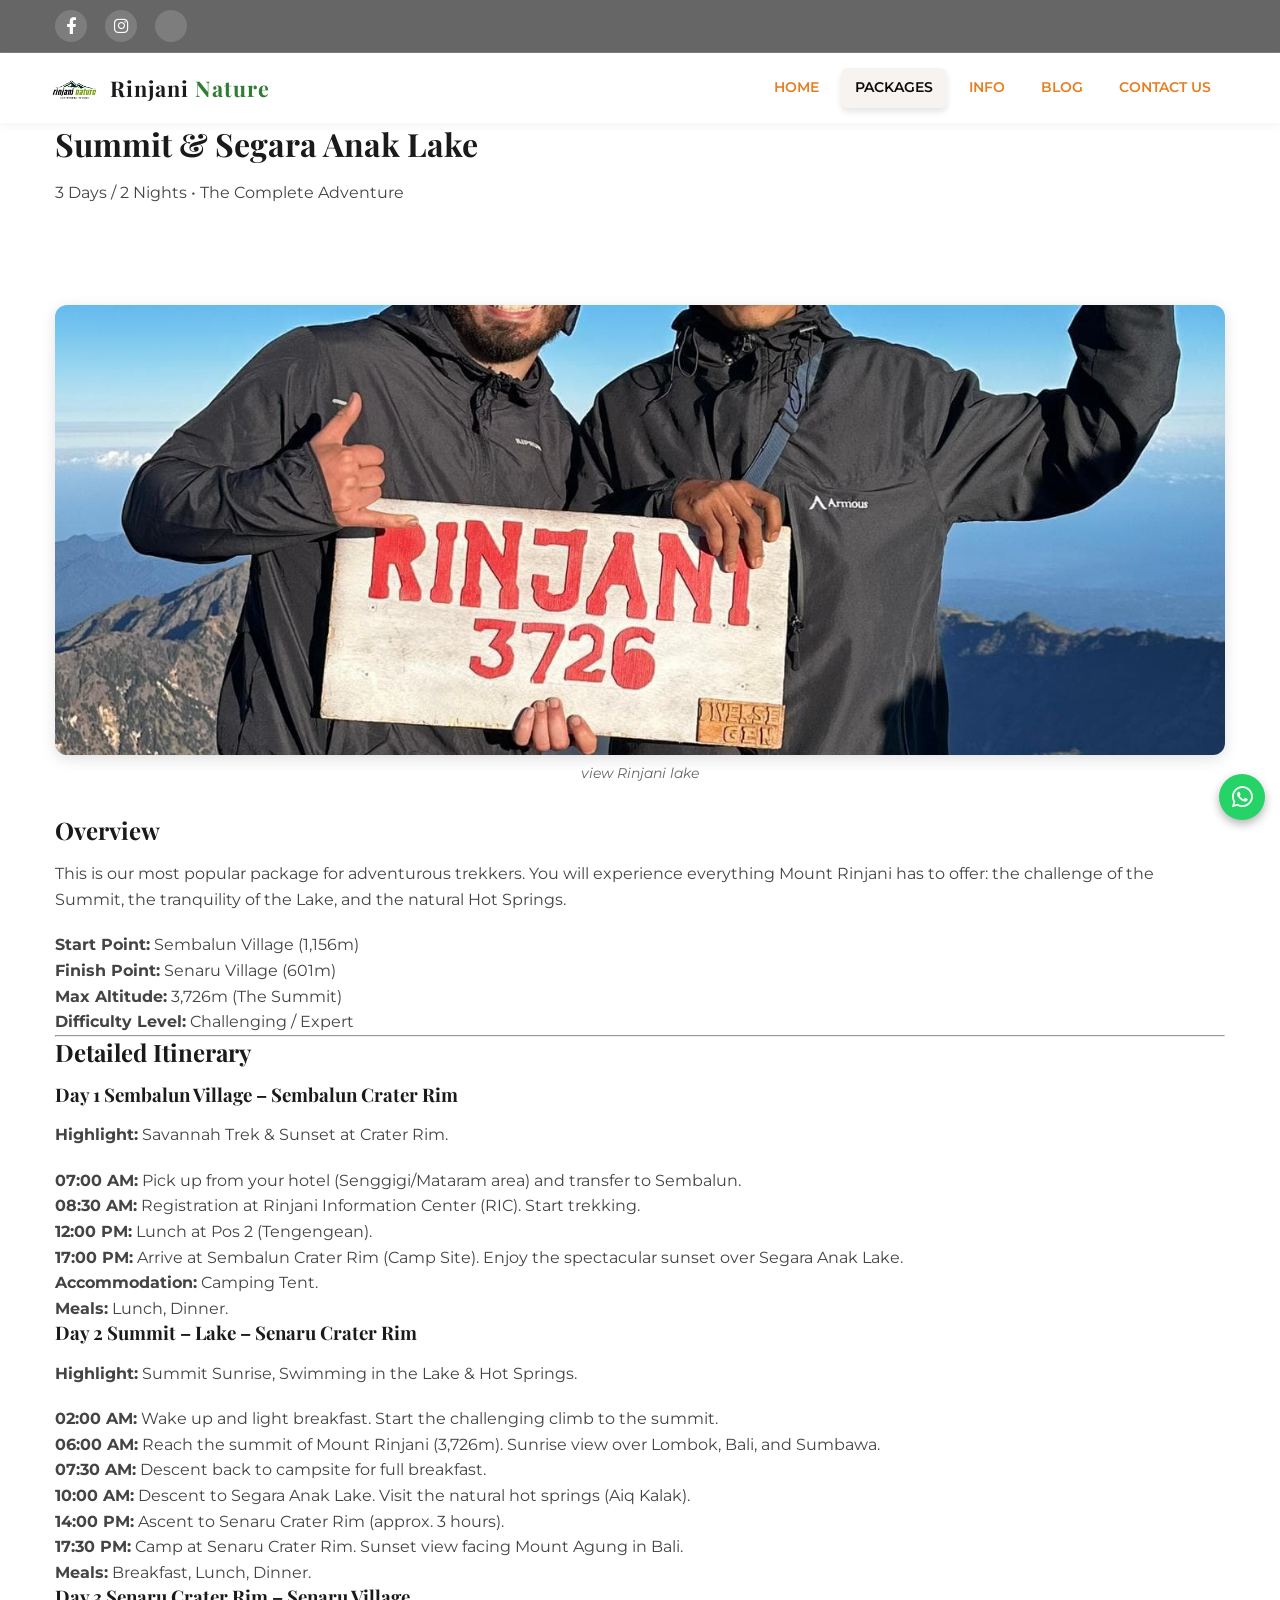
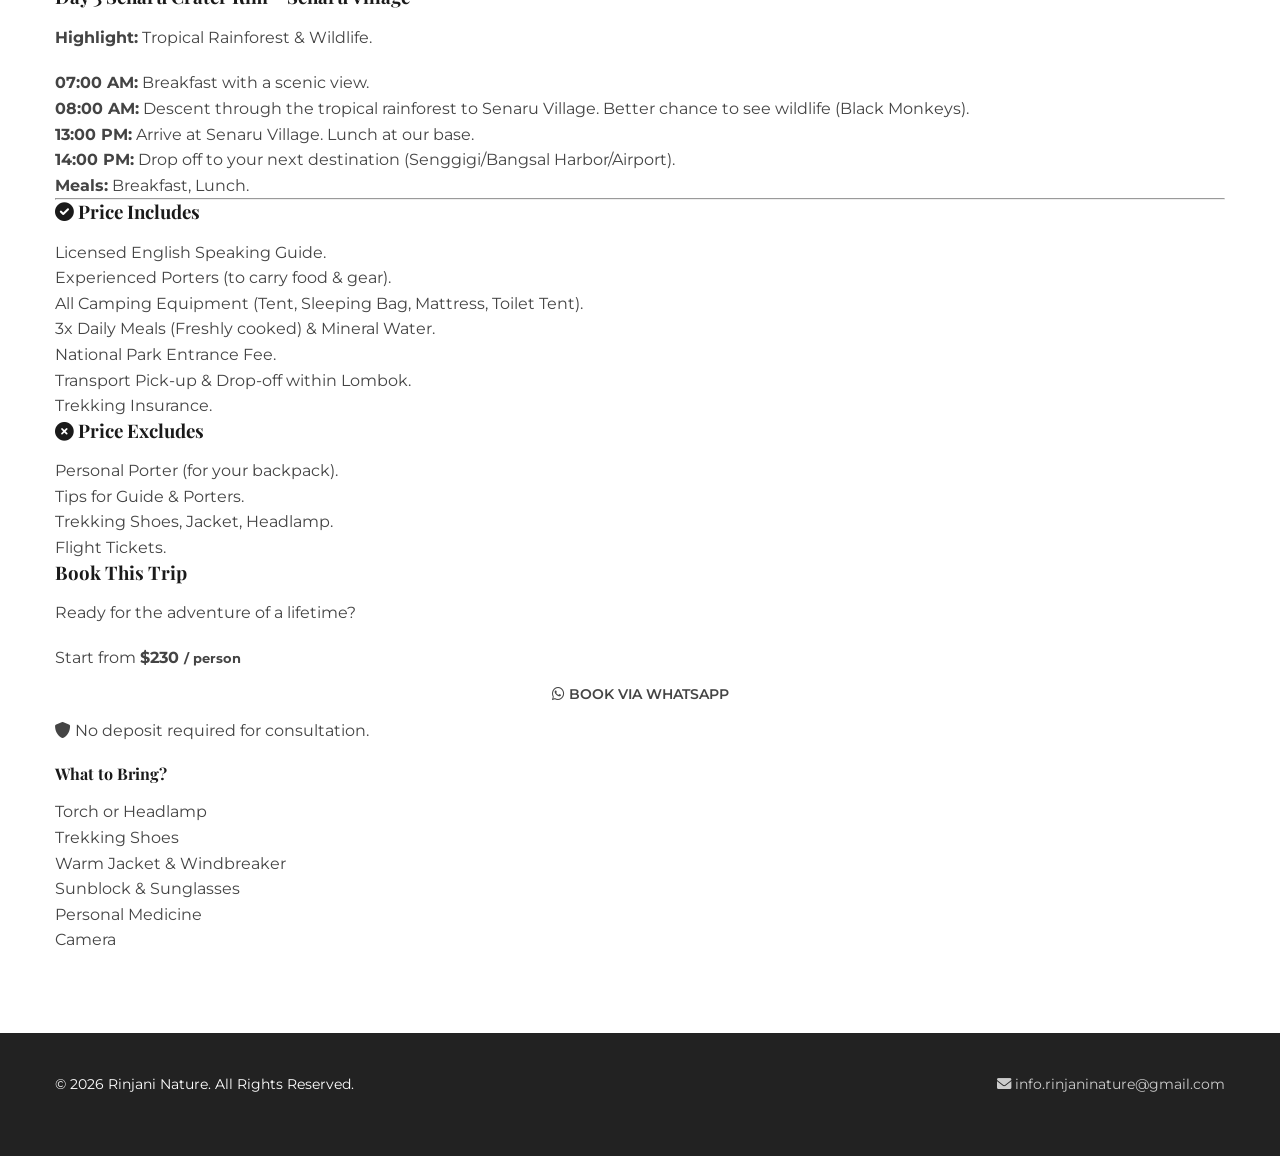
<file: packages/package-summit-lake.html>
<!DOCTYPE html>
<html lang="en">
<head>
    <meta charset="UTF-8">
    <meta name="viewport" content="width=device-width, initial-scale=1.0">
    
    <title>3D2N Rinjani Summit & Lake Trekking Package | Rinjani Nature</title>
    <meta name="description" content="The ultimate 3 Days 2 Nights trekking package to Mount Rinjani Summit (3726m) and Segara Anak Lake. Complete itinerary including hot springs and crater rim camping.">
    <meta name="keywords" content="Rinjani trekking package 3 days, Mount Rinjani summit lake, Rinjani tour price, Sembalun to Senaru trek">
    <meta name="robots" content="index, follow">

    <link rel="preconnect" href="https://fonts.googleapis.com">
    <link rel="preconnect" href="https://fonts.gstatic.com" crossorigin>
    <link href="https://fonts.googleapis.com/css2?family=Montserrat:wght@300;400;500;600&family=Playfair+Display:wght@600;700&display=swap" rel="stylesheet">
    <link rel="stylesheet" href="../style.css"> 
    <link rel="stylesheet" href="https://cdnjs.cloudflare.com/ajax/libs/font-awesome/6.0.0/css/all.min.css">

    <script type="application/ld+json">
    {
      "@context": "https://schema.org/",
      "@type": "TouristTrip",
      "name": "3D2N Rinjani Summit & Lake Trekking Package",
      "description": "3 Days 2 Nights trekking package to Mount Rinjani Summit (3726m) and Segara Anak Lake.",
      "touristType": ["Adventurer", "Nature Lover"],
      "itinerary": {
        "@type": "ItemList",
        "numberOfItems": 3,
        "itemListElement": [
          { "@type": "ListItem", "position": 1, "name": "Day 1: Sembalun Village to Sembalun Crater Rim" },
          { "@type": "ListItem", "position": 2, "name": "Day 2: Summit Attack, Descent to Lake, Ascent to Senaru Crater Rim" },
          { "@type": "ListItem", "position": 3, "name": "Day 3: Senaru Crater Rim to Senaru Village" }
        ]
      },
      "offers": {
        "@type": "Offer",
        "priceCurrency": "USD",
        "price": "230",
        "availability": "https://schema.org/InStock",
        "url": "https://rinjaninature.com/packages/package-summit-lake.html"
      },
      "provider": {
        "@type": "TravelAgency",
        "name": "Rinjani Nature"
      }
    }
    </script>
</head>
<body>

    <div class="top-header">
        <div class="container">
            <div class="top-socials">
                <a href="#" target="_blank"><i class="fab fa-facebook-f"></i></a>
                <a href="#" target="_blank"><i class="fab fa-instagram"></i></a>
                <a href="#" target="_blank"><i class="fab fa-tripadvisor"></i></a>
            </div>
        </div>
    </div>

   <nav class="navbar">
        <div class="container nav-container">
            <a href="../index.html" class="logo">
                <img src="../images/logoexpedition.png" alt="Rinjani Nature" class="nav-logo-img">
                <span class="logo-text">
                    <span class="brand-rinjani">Rinjani</span> 
                    <span class="brand-nature">Nature</span>
                </span>
            </a>

            <ul class="nav-links">
                <li><a href="../index.html">Home</a></li>
                <li><a href="../index.html#packages" class="active">Packages</a></li>
                <li><a href="../index.html#info-section">Info</a></li>
                <li><a href="../blog/blog-list.html">Blog</a></li>
                <li><a href="../index.html#contact">Contact Us</a></li>
            </ul>

           
            <div class="hamburger">
                <i class="fas fa-bars"></i>
            </div>
        </div>
    </nav>

    <header class="page-header" style="background: url('https://images.unsplash.com/photo-1545562083-c583d014b2b7?auto=format&fit=crop&w=1600&q=80') no-repeat center center/cover;">
        <div class="overlay-dark"></div>
        <div class="container header-content">
            <h1>Summit & Segara Anak Lake</h1>
            <p>3 Days / 2 Nights • The Complete Adventure</p>
        </div>
    </header>

    <section class="section-padding">
        <div class="container layout-grid">
            
            <div class="main-content">
                 <figure class="article-featured-image" style="margin: 0 0 30px 0;">
                    <img src="../images/summit-lake.jpg" 
                         alt="summit lake rinjani" 
                         style="width: 100%; max-height: 450px; object-fit: cover; border-radius: 12px; box-shadow: 0 4px 15px rgba(0,0,0,0.12);">
                    <figcaption style="font-size: 0.85rem; color: #666; text-align: center; margin-top: 8px; font-style: italic;">
                        view Rinjani lake
                    </figcaption>
                </figure>
                
                <div class="content-block">
                    <h2>Overview</h2>
                    <p class="lead">This is our most popular package for adventurous trekkers. You will experience everything Mount Rinjani has to offer: the challenge of the Summit, the tranquility of the Lake, and the natural Hot Springs.</p>
                    
                    <ul class="specs-list">
                        <li><strong>Start Point:</strong> Sembalun Village (1,156m)</li>
                        <li><strong>Finish Point:</strong> Senaru Village (601m)</li>
                        <li><strong>Max Altitude:</strong> 3,726m (The Summit)</li>
                        <li><strong>Difficulty Level:</strong> Challenging / Expert</li>
                    </ul>
                </div>

                <hr class="divider">

                <div class="content-block">
                    <h2>Detailed Itinerary</h2>
                    
                    <div class="day-item">
                        <h3><span class="day-badge">Day 1</span> Sembalun Village – Sembalun Crater Rim</h3>
                        <p><strong>Highlight:</strong> Savannah Trek & Sunset at Crater Rim.</p>
                        <ul>
                            <li><strong>07:00 AM:</strong> Pick up from your hotel (Senggigi/Mataram area) and transfer to Sembalun.</li>
                            <li><strong>08:30 AM:</strong> Registration at Rinjani Information Center (RIC). Start trekking.</li>
                            <li><strong>12:00 PM:</strong> Lunch at Pos 2 (Tengengean).</li>
                            <li><strong>17:00 PM:</strong> Arrive at Sembalun Crater Rim (Camp Site). Enjoy the spectacular sunset over Segara Anak Lake.</li>
                            <li><strong>Accommodation:</strong> Camping Tent.</li>
                            <li><strong>Meals:</strong> Lunch, Dinner.</li>
                        </ul>
                    </div>

                    <div class="day-item">
                        <h3><span class="day-badge">Day 2</span> Summit – Lake – Senaru Crater Rim</h3>
                        <p><strong>Highlight:</strong> Summit Sunrise, Swimming in the Lake & Hot Springs.</p>
                        <ul>
                            <li><strong>02:00 AM:</strong> Wake up and light breakfast. Start the challenging climb to the summit.</li>
                            <li><strong>06:00 AM:</strong> Reach the summit of Mount Rinjani (3,726m). Sunrise view over Lombok, Bali, and Sumbawa.</li>
                            <li><strong>07:30 AM:</strong> Descent back to campsite for full breakfast.</li>
                            <li><strong>10:00 AM:</strong> Descent to Segara Anak Lake. Visit the natural hot springs (Aiq Kalak).</li>
                            <li><strong>14:00 PM:</strong> Ascent to Senaru Crater Rim (approx. 3 hours).</li>
                            <li><strong>17:30 PM:</strong> Camp at Senaru Crater Rim. Sunset view facing Mount Agung in Bali.</li>
                            <li><strong>Meals:</strong> Breakfast, Lunch, Dinner.</li>
                        </ul>
                    </div>

                    <div class="day-item">
                        <h3><span class="day-badge">Day 3</span> Senaru Crater Rim – Senaru Village</h3>
                        <p><strong>Highlight:</strong> Tropical Rainforest & Wildlife.</p>
                        <ul>
                            <li><strong>07:00 AM:</strong> Breakfast with a scenic view.</li>
                            <li><strong>08:00 AM:</strong> Descent through the tropical rainforest to Senaru Village. Better chance to see wildlife (Black Monkeys).</li>
                            <li><strong>13:00 PM:</strong> Arrive at Senaru Village. Lunch at our base.</li>
                            <li><strong>14:00 PM:</strong> Drop off to your next destination (Senggigi/Bangsal Harbor/Airport).</li>
                            <li><strong>Meals:</strong> Breakfast, Lunch.</li>
                        </ul>
                    </div>
                </div>

                <hr class="divider">

                <div class="content-block">
                    <div class="include-exclude-grid">
                        <div class="include-box">
                            <h3><i class="fas fa-check-circle"></i> Price Includes</h3>
                            <ul>
                                <li>Licensed English Speaking Guide.</li>
                                <li>Experienced Porters (to carry food & gear).</li>
                                <li>All Camping Equipment (Tent, Sleeping Bag, Mattress, Toilet Tent).</li>
                                <li>3x Daily Meals (Freshly cooked) & Mineral Water.</li>
                                <li>National Park Entrance Fee.</li>
                                <li>Transport Pick-up & Drop-off within Lombok.</li>
                                <li>Trekking Insurance.</li>
                            </ul>
                        </div>
                        <div class="exclude-box">
                            <h3><i class="fas fa-times-circle"></i> Price Excludes</h3>
                            <ul>
                                <li>Personal Porter (for your backpack).</li>
                                <li>Tips for Guide & Porters.</li>
                                <li>Trekking Shoes, Jacket, Headlamp.</li>
                                <li>Flight Tickets.</li>
                            </ul>
                        </div>
                    </div>
                </div>

            </div>

            <aside class="sidebar">
                <div class="booking-card">
                    <h3>Book This Trip</h3>
                    <p>Ready for the adventure of a lifetime?</p>
                    
                    <div class="price-tag">
                        <span>Start from</span>
                        <strong>$230 <small>/ person</small></strong>
                    </div>

                    <a href="https://wa.me/6287820128581?text=Hello,%20I%20am%20interested%20in%203D2N%20Summit%20Lake%20Package" class="btn btn-whatsapp full-width">
                        <i class="fab fa-whatsapp"></i> Book via WhatsApp
                    </a>

                    <p class="secure-note"><i class="fas fa-shield-alt"></i> No deposit required for consultation.</p>
                </div>

                <div class="sidebar-widget">
                    <h4>What to Bring?</h4>
                    <ul class="check-list">
                        <li>Torch or Headlamp</li>
                        <li>Trekking Shoes</li>
                        <li>Warm Jacket & Windbreaker</li>
                        <li>Sunblock & Sunglasses</li>
                        <li>Personal Medicine</li>
                        <li>Camera</li>
                    </ul>
                </div>
            </aside>

        </div>
    </section>

    <footer class="footer-dark" style="background: #222; padding: 40px 0; color: #fff;">
        <div class="container footer-content" style="display: flex; justify-content: space-between; align-items: center; flex-wrap: wrap; gap: 20px;">
            <p>&copy; 2026 Rinjani Nature. All Rights Reserved.</p>
            <p style="font-size: 0.9rem; color: #ccc;"><i class="fas fa-envelope"></i> info.rinjaninature@gmail.com</p>
        </div>
    </footer>
    
    <a href="https://wa.me/6287820128581?text=Hello,%20I%20want%20to%20ask%20about%203D2N%20Summit%20Lake%20Package" class="float-wa" target="_blank"><i class="fab fa-whatsapp my-float"></i></a>
    <!-- SCRIPT HAMBURGER MENU MOBILE -->
    <script>
    document.addEventListener("DOMContentLoaded", function() {
        const hamburger = document.querySelector(".hamburger");
        const navLinks = document.querySelector(".nav-links");
        
        if (hamburger && navLinks) {
            hamburger.addEventListener("click", function() {
                navLinks.classList.toggle("active");
            });
            document.querySelectorAll(".nav-links a").forEach(link => {
                link.addEventListener("click", () => {
                    navLinks.classList.remove("active");
                });
            });
        }
    });
    </script>
</body>
</html>
</body>
</html>
</file>
<file: style.css>
/* =========================================
   1. RESET & VARIABLES
   ========================================= */
:root {
    --primary-color: #2C3E50;
    --accent-color: #D35400;  
    --primary-orange: #e67e22;
    --primary-dark: #d35400;
    --dark-bg: #1a1a1a;
    --bg-light: #f9f9f9;
    --white: #fff;
    --text-dark: #333;
    --text-light: #777;
    --font-heading: 'Playfair Display', serif;
    --font-body: 'Montserrat', sans-serif;
    --transition: all 0.3s ease;
}

*, *::before, *::after {
    margin: 0;
    padding: 0;
    box-sizing: border-box;
}

/* KUNCI UTAMA MENCEGAH BOCOR/SCROLL KANAN DI HP */
html {
    scroll-behavior: smooth;
    width: 100%;
    max-width: 100%;
    overflow-x: hidden;
}

body {
    font-family: var(--font-body);
    line-height: 1.6;
    color: #444;
    background-color: var(--white);
    width: 100%;
    max-width: 100%;
    overflow-x: hidden !important;
    position: relative;
}

/* PEMBUNGKUS UTAMA UNTUK MENGUNCI SEMUA ELEMEN HASIL OVERFLOW */
.page-wrapper {
    width: 100%;
    max-width: 100%;
    overflow-x: hidden;
}

h1, h2, h3, h4 {
    font-family: var(--font-heading);
    color: #1a1a1a;
    margin-bottom: 15px;
    line-height: 1.3;
}

p {
    margin-bottom: 20px;
}

a {
    text-decoration: none;
    color: inherit;
    transition: var(--transition);
}

ul {
    list-style: none;
}

img {
    max-width: 100%;
    height: auto;
    display: block;
}

/* =========================================
   2. UTILITIES & BUTTONS
   ========================================= */
.container {
    width: 100%;
    max-width: 1200px;
    margin: 0 auto;
    padding: 0 15px;
}

.section-padding {
    padding: 80px 0;
}

.bg-light {
    background-color: var(--bg-light);
}

.section-header {
    text-align: center;
    margin-bottom: 50px;
}

.line {
    width: 60px;
    height: 3px;
    background-color: var(--accent-color);
    margin: 0 auto;
}

.btn {
    display: inline-block;
    padding: 12px 25px;
    border-radius: 5px;
    font-weight: 600;
    text-transform: uppercase;
    font-size: 0.9rem;
    cursor: pointer;
    border: none;
    transition: var(--transition);
}

.btn-primary {
    background-color: var(--primary-orange);
    color: var(--white);
}

.btn-primary:hover {
    background-color: var(--primary-dark);
}

.btn-outline {
    border: 2px solid var(--primary-orange);
    color: var(--primary-orange);
    background: transparent;
}

.btn-outline:hover {
    background: var(--primary-orange);
    color: var(--white);
}

.full-width {
    display: block;
    width: 100%;
    text-align: center;
}

/* =========================================
   3. TOP HEADER & NAVBAR (DESKTOP)
   ========================================= */
.top-header {
    /* Mengubah background hitam pekat menjadi hitam transparan (opacity 60%) */
    background-color: rgba(0, 0, 0, 0.6); 
    backdrop-filter: blur(5px); /* Memberikan efek blur halus di belakang header */
    color: var(--white);
    padding: 10px 0;
    font-size: 0.9rem;
    border-bottom: 1px solid rgba(255, 255, 255, 0.15);
    width: 100%;
    overflow: hidden;
    position: relative;
    z-index: 1001;
}

.top-header .container {
    display: flex;
    justify-content: flex-start;
    align-items: center;
}

.top-socials {
    display: flex;
    gap: 18px;
    align-items: center;
}

/* Mengubah warna ikon media sosial agar terang & kontras */
.top-socials a {
    color: #ffffff !important; /* Membuat warna ikon menjadi putih terang */
    font-size: 1.05rem; /* Ukuran ikon sedikit diperbesar agar lebih jelas */
    transition: var(--transition);
    display: flex;
    align-items: center;
    justify-content: center;
    width: 32px;
    height: 32px;
    border-radius: 50%;
    background-color: rgba(255, 255, 255, 0.15); /* Lingkaran transparan di belakang ikon */
}

/* Efek saat kursor diarahkan (Hover) */
.top-socials a:hover {
    color: #ffffff !important;
    background-color: var(--primary-orange); /* Berubah menjadi warna oranye khas website Anda */
    transform: translateY(-2px);
    box-shadow: 0 4px 8px rgba(0, 0, 0, 0.3);
}
.navbar {
    background: var(--white);
    box-shadow: 0 2px 10px rgba(0,0,0,0.05);
    position: relative !important; 
    z-index: 1000;
    height: 70px;
    display: flex;
    align-items: center;
    width: 100%;
}

.nav-container {
    display: flex;
    justify-content: space-between;
    align-items: center;
    width: 100%;
}

.logo {
    display: flex;
    align-items: center;
    gap: 8px;
    text-decoration: none;
    height: 100%;
    margin-left: -8px; /* Menggeser seluruh logo ke kiri */
}

.nav-logo-img {
    height: 100% !important;
    max-height: 55px;
    width: auto !important;
    object-fit: contain;
}

.logo-text {
    font-family: var(--font-heading);
    font-size: 1.35rem;
    font-weight: 700;
    letter-spacing: 1px;
    white-space: nowrap;
}

.brand-rinjani {
    color: #1a1a1a;
}

.brand-nature {
    color: #2e7d32;
}

.nav-links {
    display: flex;
    flex-direction: row;
    align-items: center;
    list-style: none;
    margin-left: auto;
    gap: 8px;
}

.nav-links li {
    margin: 0;
}

.nav-links li a {
    text-decoration: none;
    color: var(--primary-orange);
    font-weight: 600;
    text-transform: uppercase;
    font-size: 0.9rem;
    padding: 8px 14px;
    border-radius: 7px;
    transition: var(--transition);
    display: inline-block;
}

.nav-links li a:hover,
.nav-links a.active {
    background-color: #f7f3f0;
    color: #0a0a0a;
    box-shadow: 0 4px 6px rgba(0,0,0,0.1);
}

.hamburger {
    display: none;
    cursor: pointer;
    font-size: 1.5rem;
}

/* =========================================
   4. HERO SECTION
   ========================================= */
.hero {
    min-height: 85vh;
    background: url('images/danau-segara-anak.jpg') no-repeat center center/cover;
    position: relative;
    display: flex;
    align-items: center;
    justify-content: center;
    text-align: center;
    color: var(--white);
    overflow: hidden;
    width: 100%;
}

.hero-overlay {
    position: absolute;
    top: 0;
    left: 0;
    width: 100%;
    height: 100%;
    background: rgba(0, 0, 0, 0.5);
}

.hero-content {
    position: relative;
    z-index: 1;
    max-width: 800px;
    padding: 20px;
}

.hero h1 {
    font-size: 3.5rem;
    margin-bottom: 20px;
    color: var(--white);
}

.hero p {
    font-size: 1.2rem;
    margin-bottom: 30px;
    font-weight: 300;
}

.hero-buttons {
    display: flex;
    justify-content: center;
    gap: 15px;
    flex-wrap: wrap;
}

.hero-buttons .btn {
    margin: 0;
}

/* =========================================
   5. FEATURES & PACKAGES
   ========================================= */
.features-grid {
    display: grid;
    grid-template-columns: repeat(auto-fit, minmax(250px, 1fr));
    gap: 30px;
    text-align: center;
}

.feature-card {
    padding: 30px;
    border-radius: 8px;
    transition: var(--transition);
}

.feature-card:hover {
    transform: translateY(-5px);
    box-shadow: 0 10px 20px rgba(0,0,0,0.05);
}

.feature-card i {
    font-size: 2.5rem;
    color: var(--accent-color);
    margin-bottom: 20px;
}

.packages-grid {
    display: grid;
    grid-template-columns: repeat(auto-fit, minmax(280px, 1fr));
    gap: 30px;
}

.package-card, 
.blog-card {
    background: var(--white);
    border-radius: 8px;
    overflow: hidden !important;
    position: relative !important;
    box-shadow: 0 5px 15px rgba(0,0,0,0.05);
    transition: var(--transition);
}

.package-card:hover {
    transform: translateY(-10px);
}

.card-image,
.blog-img {
    height: 200px;
    background-size: cover;
    background-position: center;
    position: relative !important;
    overflow: hidden !important;
}

.badge {
    position: absolute;
    top: 15px;
    right: 15px;
    background: var(--accent-color);
    color: var(--white);
    padding: 5px 15px;
    font-size: 0.8rem;
    border-radius: 20px;
    font-weight: 600;
    z-index: 2;
}

.card-body {
    padding: 25px;
}

.card-body h3 {
    margin-bottom: 5px;
}

.meta {
    color: var(--accent-color);
    font-weight: 600;
    margin-bottom: 15px;
    font-size: 0.9rem;
}

.card-body ul {
    list-style: none;
    margin: 20px 0;
    color: var(--text-light);
}

.card-body ul li {
    margin-bottom: 10px;
}

.card-body ul li i {
    color: #27ae60;
    margin-right: 10px;
}

/* =========================================
   6. FAQ SECTION
   ========================================= */
.faq-section {
    padding: 80px 0;
    background-color: #f8f9fa;
}

.faq-container {
    max-width: 800px;
    margin: 0 auto;
    padding: 0 15px;
}

.section-title {
    text-align: center;
    margin-bottom: 50px;
    font-size: 2.2rem;
    color: #2c3e50;
    font-weight: 700;
}

.section-title span {
    display: block;
    margin-top: 10px;
    font-size: 1.1rem;
    color: #95a5a6;
    font-weight: 400;
}

.faq-item {
    background-color: #ffffff;
    margin-bottom: 15px;
    border-radius: 8px;
    box-shadow: 0 4px 6px rgba(0, 0, 0, 0.05);
    overflow: hidden;
    transition: all 0.3s ease;
}

.faq-question {
    width: 100%;
    border: none;
    outline: none;
    background-color: #fff;
    padding: 20px 25px;
    text-align: left;
    cursor: pointer;
    font-size: 1.1rem;
    font-weight: 600;
    color: #34495e;
    display: flex;
    justify-content: space-between;
    align-items: center;
}

.faq-icon {
    font-size: 1.5rem;
    color: #e74c3c;
    font-weight: bold;
}

.faq-answer {
    max-height: 0;
    overflow: hidden;
    transition: max-height 0.5s ease-out;
    background-color: #fafafa;
}

.faq-answer p {
    padding: 25px;
    margin: 0;
    color: #555;
    line-height: 1.8;
}

/* =========================================
   7. TRIPADVISOR SECTION (SEBELAH KIRI & RINGKAS)
   ========================================= */
.tripadvisor-section {
    background-color: #ffffff;
    overflow: hidden;
    width: 100%;
}

.ta-custom-container {
    display: flex !important;
    flex-direction: row !important; /* Memastikan kotak rating tetap di KIRI */
    align-items: center;
    gap: 25px;
    margin-top: 20px;
    width: 100%;
}

/* KOTAK KIRI: GAMBAR + EXCELLENT (Dikecilkan & Rapi) */
.ta-rating-box {
    flex: 0 0 190px !important;    /* Lebar ringkas agar tidak memakan tempat */
    text-align: center;
    padding: 15px 10px !important;
    background: #ffffff;
    border-radius: 10px;
    border: 1px solid #e2e8f0;
    box-shadow: 0 2px 10px rgba(0,0,0,0.04);
}

.ta-badge-img {
    max-width: 110px !important;   /* Gambar logo dikecilkan */
    height: auto;
    margin: 0 auto 8px auto !important;
    border-radius: 4px;
}

.ta-excellent-title {
    font-size: 1.1rem !important;  /* Tulisan EXCELLENT lebih pas */
    font-weight: 800;
    color: #1a1a1a;
    letter-spacing: 0.5px;
    margin-bottom: 4px !important;
}

.ta-circles {
    color: #00aa6c;                /* Hijau TripAdvisor */
    font-size: 1rem !important;
    letter-spacing: 2px;
    margin-bottom: 4px !important;
}

.ta-review-count {
    font-size: 0.78rem !important;
    color: #666;
    margin-bottom: 10px !important;
}

.btn-ta-write {
    display: inline-block;
    padding: 6px 14px !important;  /* Tombol lebih ramping */
    font-size: 0.75rem !important;
    font-weight: 600;
    color: #00aa6c;
    border: 1.5px solid #00aa6c;
    border-radius: 20px;
    transition: var(--transition);
}

.btn-ta-write:hover {
    background-color: #00aa6c;
    color: #ffffff;
}

/* KOTAK KANAN: SLIDER KARTU REVIEW */
.ta-slider-wrapper {
    flex: 1;
    position: relative;
    display: flex;
    align-items: center;
    overflow: hidden;
    padding: 5px 0;
    width: 100%;
}

.ta-reviews-slider {
    display: flex;
    gap: 15px;
    overflow-x: auto;
    scroll-behavior: smooth;
    scroll-snap-type: x mandatory;
    padding: 5px;
    width: 100%;
    -ms-overflow-style: none;
    scrollbar-width: none;
}

.ta-reviews-slider::-webkit-scrollbar {
    display: none;
}

/* KARTU REVIEW LEBIH COMPACT */
.ta-review-card {
    flex: 0 0 calc(33.333% - 10px);
    min-width: 220px;
    scroll-snap-align: start;
    background: #fdfdfd;
    border-radius: 10px;
    padding: 15px !important;       /* Inner space lebih ringkas */
    border-left: 3.5px solid #00aa6c;
    box-shadow: 0 3px 10px rgba(0, 0, 0, 0.04);
    display: flex;
    flex-direction: column;
    justify-content: space-between;
}

.ta-user-header {
    display: flex;
    align-items: center;
    gap: 8px;
    margin-bottom: 8px;
}

.ta-avatar {
    width: 32px;
    height: 32px;
    background: #e8f5e9;
    color: #2e7d32;
    border-radius: 50%;
    display: flex;
    align-items: center;
    justify-content: center;
    font-size: 0.8rem;
}

.ta-user-info h4 {
    font-size: 0.85rem !important;
    font-weight: 700;
    margin: 0;
    color: #222;
}

.ta-user-info span {
    font-size: 0.7rem !important;
    color: #888;
}

.ta-card-icon {
    margin-left: auto;
    color: #00aa6c;
    font-size: 1rem;
}

.ta-card-stars {
    color: #00aa6c;
    font-size: 0.8rem;
    letter-spacing: 1px;
    margin-bottom: 8px;
}

.verified-icon {
    color: #1b72e8;
    font-size: 0.75rem;
    margin-left: 3px;
}

.ta-review-card h5 {
    font-size: 0.88rem !important;
    font-weight: 700;
    color: #222;
    margin-bottom: 4px;
}

.ta-review-card p.ta-review-text {
    font-size: 0.78rem !important;
    color: #555;
    line-height: 1.4;
    margin-bottom: 10px;
    display: -webkit-box;
    -webkit-line-clamp: 3;
    -webkit-box-orient: vertical;
    overflow: hidden;
}

/* =========================================
   RESPONSIVE HP: KOTAK EXCELLENT DI KIRI & RAMPING
   ========================================= */
@media (max-width: 768px) {

    /* Tetap sejajar Kiri - Kanan di HP */
    .ta-custom-container {
        display: flex !important;
        flex-direction: row !important;  /* KUNCI: Tetap berjejer ke samping di HP */
        align-items: stretch !important;
        gap: 10px !important;            /* Jarak sangat rapat & hemat ruang */
        margin-top: 15px !important;
    }

    /* KOTAK KIRI (EXCELLENT + RATING): RAMPING & MINI DI HP */
    .ta-rating-box {
        flex: 0 0 115px !important;      /* Diperkecil ramping (lebar 115px) */
        width: 115px !important;
        padding: 10px 5px !important;    /* Padding dalam diperkecil */
        border-radius: 8px;
        display: flex;
        flex-direction: column;
        justify-content: center;
        align-items: center;
    }

    .ta-badge-img {
        max-width: 75px !important;      /* Logo dikecilkan */
        margin-bottom: 4px !important;
    }

    .ta-excellent-title {
        font-size: 0.8rem !important;    /* Tulisan EXCELLENT mini */
        letter-spacing: 0px !important;
        margin-bottom: 2px !important;
    }

    .ta-circles {
        font-size: 0.75rem !important;   /* Lingkaran hijau mini */
        letter-spacing: 1px !important;
        margin-bottom: 2px !important;
    }

    .ta-review-count {
        font-size: 0.65rem !important;   /* Teks "Based on 28 reviews" mini */
        margin-bottom: 6px !important;
        line-height: 1.1 !important;
    }

    .btn-ta-write {
        padding: 3px 8px !important;     /* Tombol mungil */
        font-size: 0.62rem !important;
        white-space: nowrap;
    }

    /* KOTAK KANAN (SLIDER CARDS DI HP) */
    .ta-slider-wrapper {
        flex: 1 !important;
        min-width: 0 !important;         /* Mencegah dorong layar ke kanan */
        padding: 0 !important;
    }

    .ta-reviews-slider {
        gap: 8px !important;             /* Jarak antar kartu ulasan rapat */
        padding: 2px !important;
    }

    /* KARTU REVIEW DI HP (PAS DENGAN TAMPILAN KIRI) */
    .ta-review-card {
        flex: 0 0 85% !important;        /* Lebar kartu ulasan pas di layar */
        min-width: 190px !important;
        padding: 10px !important;        /* Ringkas & hemat ruang */
        border-radius: 8px;
        border-left-width: 3px !important;
    }

    .ta-review-card h5 {
        font-size: 0.8rem !important;
        margin-bottom: 2px !important;
    }

    .ta-review-card p.ta-review-text {
        font-size: 0.72rem !important;   /* Ukuran teks ulasan di HP */
        line-height: 1.3 !important;
        margin-bottom: 6px !important;
    }

    .ta-read-link {
        font-size: 0.7rem !important;
    }
}
/* =========================================
   8. GALLERY & BLOG
   ========================================= */
.gallery-grid {
    display: grid;
    grid-template-columns: repeat(auto-fit, minmax(280px, 1fr));
    gap: 15px;
}

.gallery-grid img {
    width: 100%;
    height: 240px;
    object-fit: cover;
    border-radius: 5px;
}

.blog-grid {
    display: grid;
    grid-template-columns: repeat(auto-fit, minmax(280px, 1fr));
    gap: 30px;
}

.blog-content {
    padding: 20px;
}

.date {
    font-size: 0.8rem;
    color: var(--text-light);
}

.blog-content h4 {
    margin: 10px 0;
    font-size: 1.2rem;
}

.read-more {
    display: inline-block;
    margin-top: 15px;
    color: var(--accent-color);
    font-weight: 600;
}

/* =========================================
   9. CONTACT FORM
   ========================================= */
.contact-wrapper {
    display: flex;
    flex-wrap: wrap;
    gap: 40px;
}

.contact-info {
    flex: 1;
    min-width: 280px;
}

.info-item {
    margin-bottom: 30px;
}

.info-item i {
    font-size: 1.5rem;
    color: var(--accent-color);
    margin-bottom: 10px;
}

.contact-form {
    flex: 1.5;
    min-width: 280px;
}

.form-group {
    margin-bottom: 20px;
}

input, select, textarea {
    width: 100%;
    padding: 15px;
    border: 1px solid #ddd;
    border-radius: 5px;
    font-family: var(--font-body);
}

/* =========================================
   10. FOOTER
   ========================================= */
.footer-dark {
    background-color: #1a1a1a;
    color: #cccccc;
    padding: 60px 0 40px;
    font-size: 14px;
    overflow: hidden;
    width: 100%;
}

.footer-grid {
    display: grid;
    grid-template-columns: repeat(4, 1fr);
    gap: 30px;
    align-items: start;
}

.footer-col h3 {
    color: #ffffff;
    font-size: 16px;
    font-weight: 600;
    margin-bottom: 20px;
}

.footer-logo {
    max-width: 150px;
    margin-bottom: 10px;
}

.contact-list {
    list-style: none;
    padding: 0;
    margin-bottom: 20px;
}

.contact-list li {
    margin-bottom: 10px;
    display: flex;
    align-items: center;
    gap: 10px;
}

.social-icons a {
    display: inline-block;
    width: 35px;
    height: 35px;
    line-height: 35px;
    text-align: center;
    border: 1px solid #555;
    border-radius: 50%;
    color: #fff;
    margin-right: 8px;
}

.payment-icons {
    display: flex;
    flex-wrap: wrap;
    gap: 5px;
}

.payment-icons img {
    height: 30px;
    width: auto;
    border-radius: 2px;
    background-color: #fff;
    padding: 2px;
}

.footer-links {
    list-style: none;
    padding: 0;
}

.footer-links li {
    margin-bottom: 12px;
}

.footer-links li a {
    color: #cccccc;
}

/* =========================================
   11. FLOATING BUTTONS
   ========================================= */
.float-wa {
    position: fixed !important;
    bottom: 80px !important;
    right: 15px !important;
    width: 46px !important;
    height: 46px !important;
    border-radius: 50% !important;
    background-color: #25d366 !important;
    color: #ffffff !important;
    z-index: 9999 !important;
    display: flex !important;
    align-items: center;
    justify-content: center;
    box-shadow: 0 4px 10px rgba(0,0,0,0.3);
}

.float-wa i {
    font-size: 24px !important;
}

.back-to-top {
    position: fixed !important;
    bottom: 20px !important;
    right: 15px !important;
    width: 46px !important;
    height: 46px !important;
    border-radius: 50% !important;
    background-color: #007bff !important;
    color: #ffffff !important;
    z-index: 9998 !important;
    display: flex !important;
    align-items: center;
    justify-content: center;
    box-shadow: 0 4px 10px rgba(0,0,0,0.3);
}

.back-to-top i {
    font-size: 18px !important;
}

/* =========================================
   12. RESPONSIVE MOBILE (HP & TABLET)
   ========================================= */
@media (max-width: 900px) {
    .footer-grid {
        grid-template-columns: 1fr 1fr;
    }

    .ta-custom-container {
        flex-direction: column;
        gap: 25px;
    }

    .ta-rating-box {
        width: 100%;
        max-width: 320px;
    }

    .ta-review-card {
        flex: 0 0 85%;
        min-width: unset;
    }

    .ta-slide-btn {
        display: none;
    }
}

@media (max-width: 768px) {
    .container {
        width: 100% !important;
        padding: 0 15px !important;
        overflow: hidden;
    }

    .top-header .container {
        padding-left: 15px;
        padding-right: 15px;
    }

    .top-socials {
        gap: 12px;
    }

    .logo {
        gap: 6px !important;
    }

    .nav-logo-img {
        max-height: 38px !important;
    }

    .navbar .logo-text {
        font-size: 1rem !important;
    }

    .hamburger {
        display: block !important;
    }

    /* FIX NAV LINKS OVERFLOW MOBILE */
    .nav-links {
        display: none;
        flex-direction: column !important;
        width: 100% !important;
        max-width: 100% !important;
        position: absolute;
        top: 70px;
        left: 0;
        right: 0;
        background: var(--white);
        padding: 15px 20px;
        box-shadow: 0 5px 10px rgba(0,0,0,0.1);
        z-index: 999;
        box-sizing: border-box;
    }

    .nav-links.active {
        display: flex !important;
    }

    .nav-links li {
        margin: 8px 0 !important;
        width: 100%;
    }

    .nav-links li a {
        width: 100%;
    }

    .hero h1 {
        font-size: 2rem;
    }

    .hero p {
        font-size: 1rem;
    }

    /* SLIDER WHY TREK WITH US */
    .features.section-padding {
        padding-top: 25px !important;
        padding-bottom: 25px !important;
    }

    .features .section-header {
        margin-bottom: 20px !important;
    }

    .features-grid {
        display: flex !important;
        flex-wrap: nowrap !important;
        overflow-x: auto !important;          
        scroll-snap-type: x mandatory;         
        -webkit-overflow-scrolling: touch;     
        gap: 10px !important;                 
        padding: 5px 5px 15px 5px !important; 
        -ms-overflow-style: none;
        scrollbar-width: none;
        width: 100%;
    }

    .features-grid::-webkit-scrollbar {
        display: none;
    }

    .feature-card {
        flex: 0 0 75% !important;             
        max-width: 75% !important;
        scroll-snap-align: center;             
        padding: 14px 12px !important;        
        border-radius: 10px;
        background: #ffffff;
        box-shadow: 0 3px 8px rgba(0, 0, 0, 0.06);
    }

    .feature-card i {
        font-size: 1.5rem !important;         
        margin-bottom: 6px !important;
    }

    .feature-card h3 {
        font-size: 0.9rem !important;
        margin-bottom: 4px !important;
    }

    .feature-card p {
        font-size: 0.78rem !important;
        line-height: 1.35 !important;
        margin-bottom: 0 !important;
    }
}

@media (max-width: 600px) {
    .footer-grid {
        grid-template-columns: 1fr;
    }
    
    .footer-col {
        margin-bottom: 30px;
    }
}
</file>
